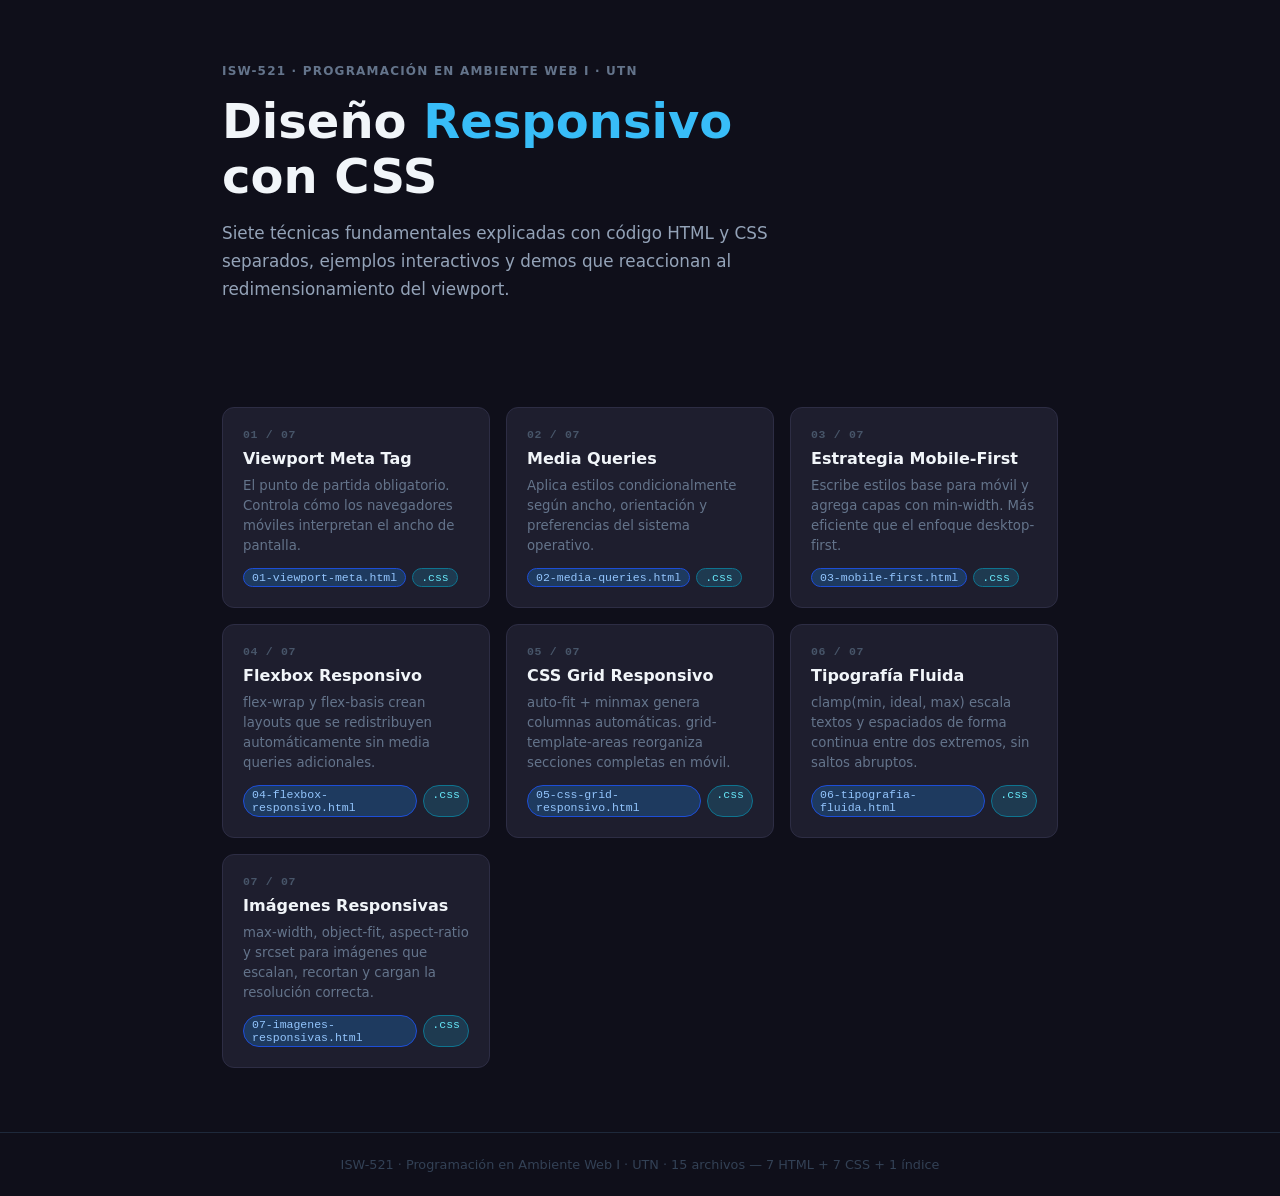
<file: week-3/responsive/index.html>
<!DOCTYPE html>
<html lang="es">
<head>
  <meta charset="UTF-8">
  <meta name="viewport" content="width=device-width, initial-scale=1">
  <title>Diseño Responsivo con CSS — ISW-521</title>
  <style>
    *, *::before, *::after { box-sizing: border-box; margin: 0; padding: 0; }

    body {
      font-family: 'Segoe UI', system-ui, sans-serif;
      background: #0f0f1a;
      color: #e2e8f0;
      min-height: 100vh;
    }

    .hero {
      padding: clamp(2rem, 6vw, 4rem) clamp(1rem, 4vw, 2rem);
      max-width: 900px;
      margin: 0 auto;
    }

    .hero-kicker {
      font-size: 0.75rem;
      font-weight: 600;
      letter-spacing: 0.1em;
      text-transform: uppercase;
      color: #64748b;
      margin-bottom: 1rem;
    }

    .hero h1 {
      font-size: clamp(1.75rem, 4vw, 3rem);
      font-weight: 700;
      line-height: 1.15;
      color: #f1f5f9;
      margin-bottom: 1rem;
    }

    .hero h1 span {
      color: #38bdf8;
    }

    .hero-desc {
      font-size: clamp(0.9rem, 1.5vw, 1.05rem);
      color: #94a3b8;
      line-height: 1.65;
      max-width: 580px;
      margin-bottom: 2.5rem;
    }

    .grid {
      display: grid;
      grid-template-columns: repeat(auto-fit, minmax(260px, 1fr));
      gap: 1rem;
      max-width: 900px;
      margin: 0 auto;
      padding: 0 clamp(1rem, 4vw, 2rem) clamp(2rem, 6vw, 4rem);
    }

    .card {
      background: #1e1e2e;
      border: 1px solid #2d2d44;
      border-radius: 12px;
      padding: 1.25rem;
      text-decoration: none;
      color: inherit;
      display: flex;
      flex-direction: column;
      gap: 0.5rem;
      transition: border-color 0.2s, transform 0.2s;
    }

    .card:hover {
      border-color: #38bdf8;
      transform: translateY(-2px);
    }

    .card-num {
      font-size: 0.72rem;
      font-family: 'Courier New', monospace;
      font-weight: 600;
      color: #475569;
      letter-spacing: 0.06em;
    }

    .card-title {
      font-size: 1rem;
      font-weight: 600;
      color: #f1f5f9;
    }

    .card-desc {
      font-size: 0.83rem;
      color: #64748b;
      line-height: 1.5;
    }

    .card-files {
      display: flex;
      gap: 6px;
      margin-top: 4px;
    }

    .file-pill {
      font-size: 0.72rem;
      font-family: 'Courier New', monospace;
      padding: 2px 8px;
      border-radius: 999px;
      border: 1px solid;
    }

    .pill-html { background: #1e3a5f; color: #93c5fd; border-color: #1d4ed8; }
    .pill-css  { background: #1e3a50; color: #67e8f9; border-color: #0e7490; }

    .footer {
      text-align: center;
      padding: 1.5rem;
      font-size: 0.8rem;
      color: #334155;
      border-top: 1px solid #1e293b;
    }
  </style>
</head>
<body>

  <div class="hero">
    <p class="hero-kicker">ISW-521 · Programación en Ambiente Web I · UTN</p>
    <h1>Diseño <span>Responsivo</span><br>con CSS</h1>
    <p class="hero-desc">
      Siete técnicas fundamentales explicadas con código HTML y CSS separados,
      ejemplos interactivos y demos que reaccionan al redimensionamiento del viewport.
    </p>
  </div>

  <div class="grid">

    <a class="card" href="01-viewport-meta.html">
      <span class="card-num">01 / 07</span>
      <span class="card-title">Viewport Meta Tag</span>
      <span class="card-desc">El punto de partida obligatorio. Controla cómo los navegadores móviles interpretan el ancho de pantalla.</span>
      <div class="card-files">
        <span class="file-pill pill-html">01-viewport-meta.html</span>
        <span class="file-pill pill-css">.css</span>
      </div>
    </a>

    <a class="card" href="02-media-queries.html">
      <span class="card-num">02 / 07</span>
      <span class="card-title">Media Queries</span>
      <span class="card-desc">Aplica estilos condicionalmente según ancho, orientación y preferencias del sistema operativo.</span>
      <div class="card-files">
        <span class="file-pill pill-html">02-media-queries.html</span>
        <span class="file-pill pill-css">.css</span>
      </div>
    </a>

    <a class="card" href="03-mobile-first.html">
      <span class="card-num">03 / 07</span>
      <span class="card-title">Estrategia Mobile-First</span>
      <span class="card-desc">Escribe estilos base para móvil y agrega capas con min-width. Más eficiente que el enfoque desktop-first.</span>
      <div class="card-files">
        <span class="file-pill pill-html">03-mobile-first.html</span>
        <span class="file-pill pill-css">.css</span>
      </div>
    </a>

    <a class="card" href="04-flexbox-responsivo.html">
      <span class="card-num">04 / 07</span>
      <span class="card-title">Flexbox Responsivo</span>
      <span class="card-desc">flex-wrap y flex-basis crean layouts que se redistribuyen automáticamente sin media queries adicionales.</span>
      <div class="card-files">
        <span class="file-pill pill-html">04-flexbox-responsivo.html</span>
        <span class="file-pill pill-css">.css</span>
      </div>
    </a>

    <a class="card" href="05-css-grid-responsivo.html">
      <span class="card-num">05 / 07</span>
      <span class="card-title">CSS Grid Responsivo</span>
      <span class="card-desc">auto-fit + minmax genera columnas automáticas. grid-template-areas reorganiza secciones completas en móvil.</span>
      <div class="card-files">
        <span class="file-pill pill-html">05-css-grid-responsivo.html</span>
        <span class="file-pill pill-css">.css</span>
      </div>
    </a>

    <a class="card" href="06-tipografia-fluida.html">
      <span class="card-num">06 / 07</span>
      <span class="card-title">Tipografía Fluida</span>
      <span class="card-desc">clamp(min, ideal, max) escala textos y espaciados de forma continua entre dos extremos, sin saltos abruptos.</span>
      <div class="card-files">
        <span class="file-pill pill-html">06-tipografia-fluida.html</span>
        <span class="file-pill pill-css">.css</span>
      </div>
    </a>

    <a class="card" href="07-imagenes-responsivas.html">
      <span class="card-num">07 / 07</span>
      <span class="card-title">Imágenes Responsivas</span>
      <span class="card-desc">max-width, object-fit, aspect-ratio y srcset para imágenes que escalan, recortan y cargan la resolución correcta.</span>
      <div class="card-files">
        <span class="file-pill pill-html">07-imagenes-responsivas.html</span>
        <span class="file-pill pill-css">.css</span>
      </div>
    </a>

  </div>

  <footer class="footer">
    <p>ISW-521 · Programación en Ambiente Web I · UTN · 15 archivos — 7 HTML + 7 CSS + 1 índice</p>
  </footer>

</body>
</html>
</file>
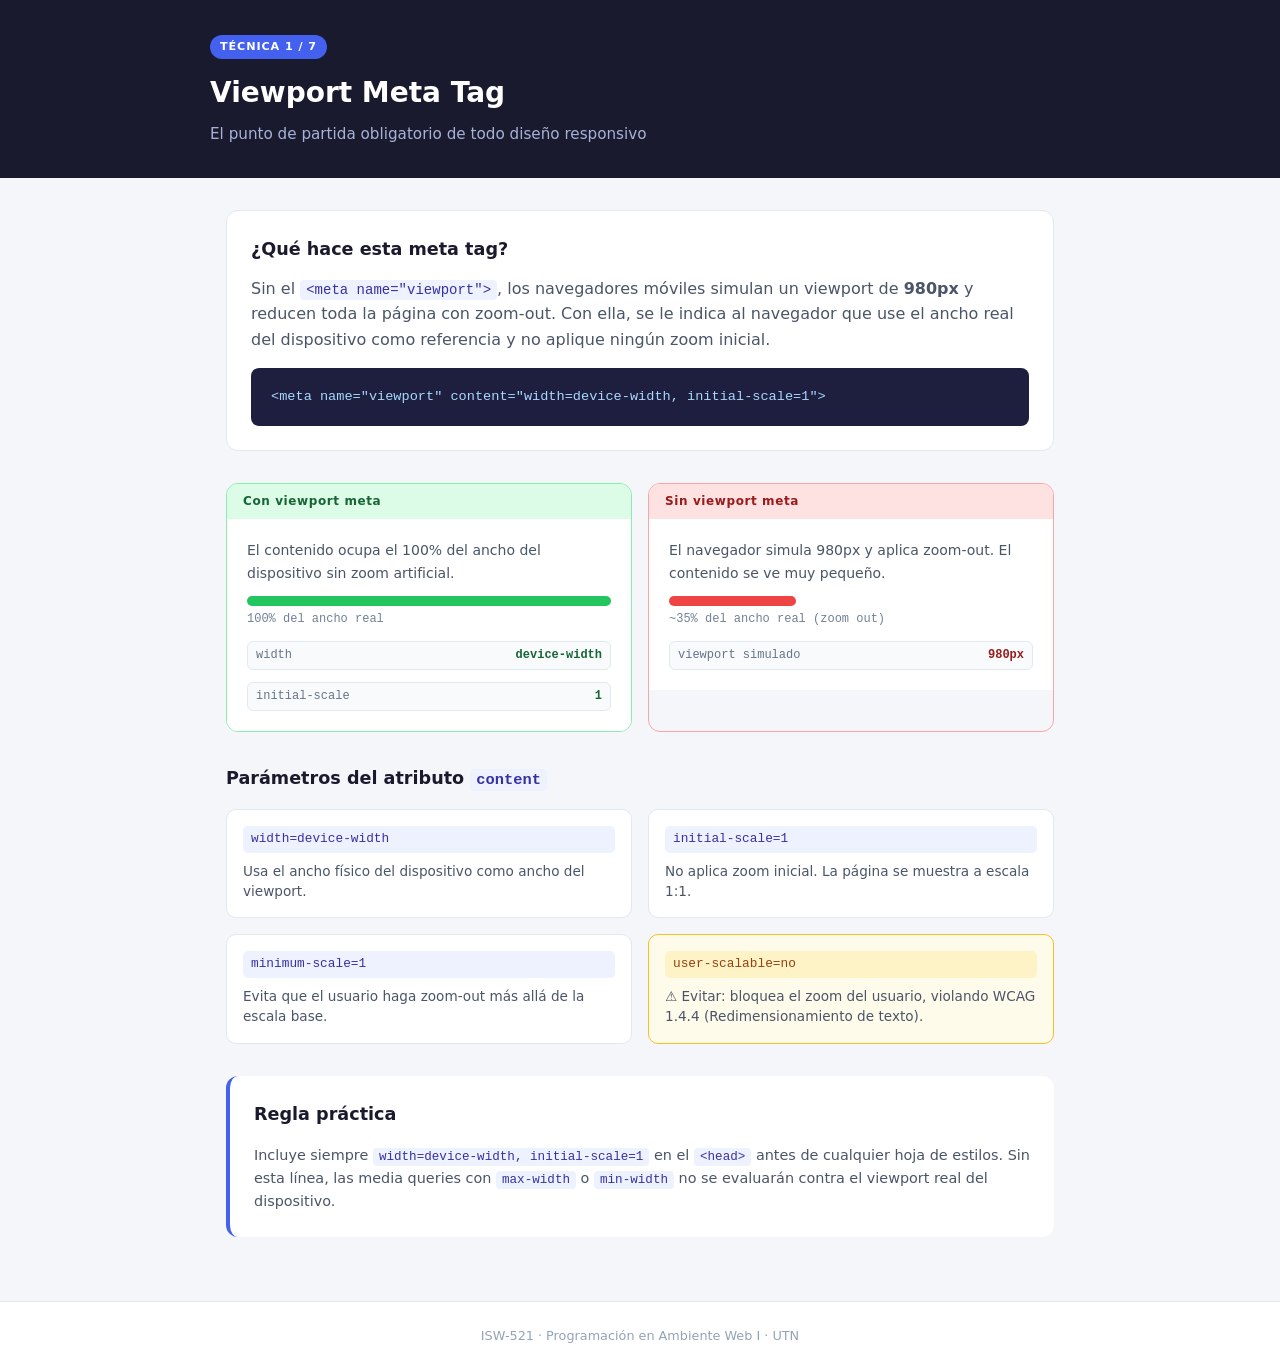
<file: week-3/responsive/01-viewport-meta.html>
<!DOCTYPE html>
<html lang="es">
<head>
  <meta charset="UTF-8">
  <meta name="viewport" content="width=device-width, initial-scale=1">
  <title>Técnica 1 — Viewport Meta Tag</title>
  <link rel="stylesheet" href="01-viewport-meta.css">
</head>
<body>

  <header class="page-header">
    <div class="header-inner">
      <span class="badge">Técnica 1 / 7</span>
      <h1>Viewport Meta Tag</h1>
      <p class="subtitle">El punto de partida obligatorio de todo diseño responsivo</p>
    </div>
  </header>

  <main class="container">

    <section class="concept-card">
      <h2>¿Qué hace esta meta tag?</h2>
      <p>
        Sin el <code>&lt;meta name="viewport"&gt;</code>, los navegadores móviles
        simulan un viewport de <strong>980px</strong> y reducen toda la página con
        zoom-out. Con ella, se le indica al navegador que use el ancho real del
        dispositivo como referencia y no aplique ningún zoom inicial.
      </p>
      <pre class="code-block"><code>&lt;meta name="viewport" content="width=device-width, initial-scale=1"&gt;</code></pre>
    </section>

    <section class="demo-grid">

      <div class="demo-card demo-good">
        <div class="demo-label demo-label--good">Con viewport meta</div>
        <div class="demo-body">
          <p class="demo-desc">El contenido ocupa el 100% del ancho del dispositivo sin zoom artificial.</p>
          <div class="bar-group">
            <div class="bar bar--full"></div>
            <span class="bar-label">100% del ancho real</span>
          </div>
          <div class="viewport-indicator">
            <span class="vi-key">width</span>
            <span class="vi-val">device-width</span>
          </div>
          <div class="viewport-indicator">
            <span class="vi-key">initial-scale</span>
            <span class="vi-val">1</span>
          </div>
        </div>
      </div>

      <div class="demo-card demo-bad">
        <div class="demo-label demo-label--bad">Sin viewport meta</div>
        <div class="demo-body">
          <p class="demo-desc">El navegador simula 980px y aplica zoom-out. El contenido se ve muy pequeño.</p>
          <div class="bar-group">
            <div class="bar bar--partial"></div>
            <span class="bar-label">~35% del ancho real (zoom out)</span>
          </div>
          <div class="viewport-indicator">
            <span class="vi-key">viewport simulado</span>
            <span class="vi-val vi-val--bad">980px</span>
          </div>
        </div>
      </div>

    </section>

    <section class="params-section">
      <h2>Parámetros del atributo <code>content</code></h2>
      <div class="params-grid">
        <div class="param-card">
          <code class="param-name">width=device-width</code>
          <p>Usa el ancho físico del dispositivo como ancho del viewport.</p>
        </div>
        <div class="param-card">
          <code class="param-name">initial-scale=1</code>
          <p>No aplica zoom inicial. La página se muestra a escala 1:1.</p>
        </div>
        <div class="param-card">
          <code class="param-name">minimum-scale=1</code>
          <p>Evita que el usuario haga zoom-out más allá de la escala base.</p>
        </div>
        <div class="param-card param-card--warning">
          <code class="param-name">user-scalable=no</code>
          <p>⚠ Evitar: bloquea el zoom del usuario, violando WCAG 1.4.4 (Redimensionamiento de texto).</p>
        </div>
      </div>
    </section>

    <section class="note-section">
      <h2>Regla práctica</h2>
      <p>
        Incluye siempre <code>width=device-width, initial-scale=1</code> en el
        <code>&lt;head&gt;</code> antes de cualquier hoja de estilos. Sin esta línea,
        las media queries con <code>max-width</code> o <code>min-width</code> no se
        evaluarán contra el viewport real del dispositivo.
      </p>
    </section>

  </main>

  <footer class="page-footer">
    <p>ISW-521 · Programación en Ambiente Web I · UTN</p>
  </footer>

</body>
</html>
</file>
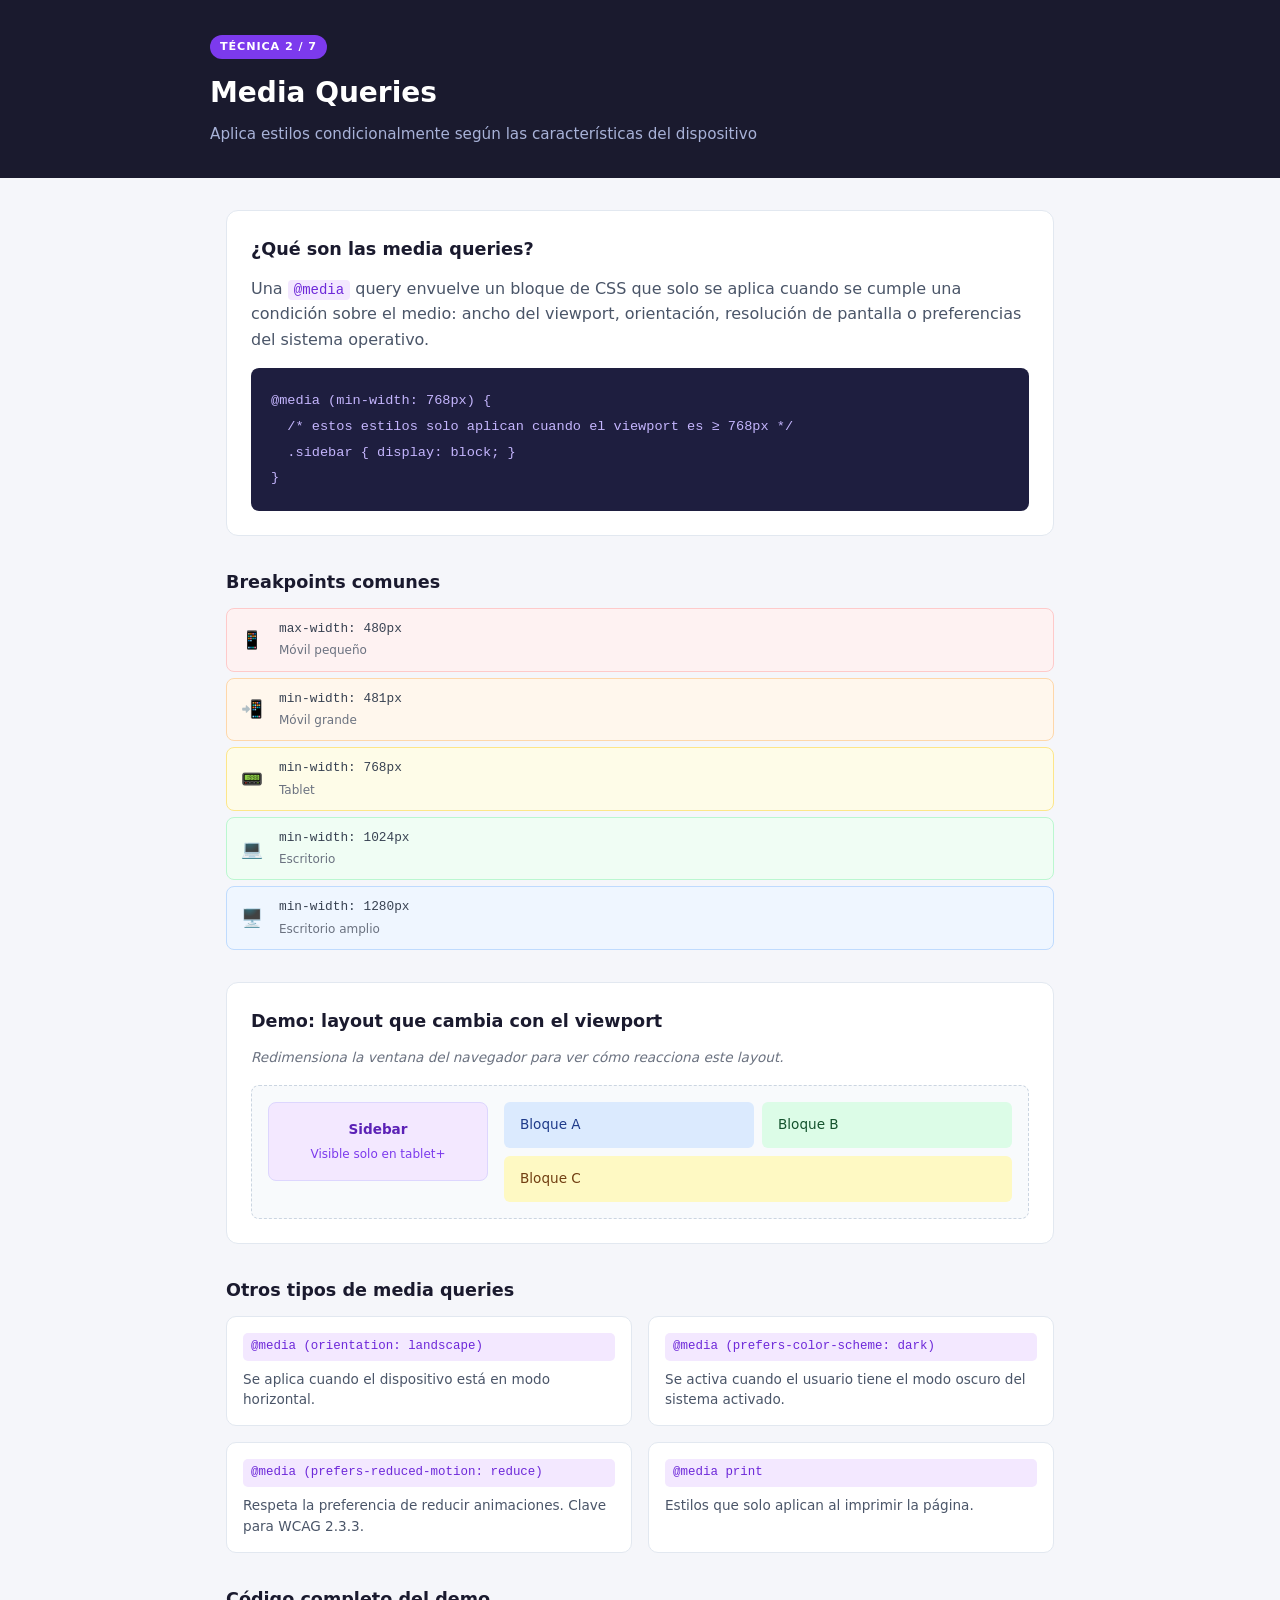
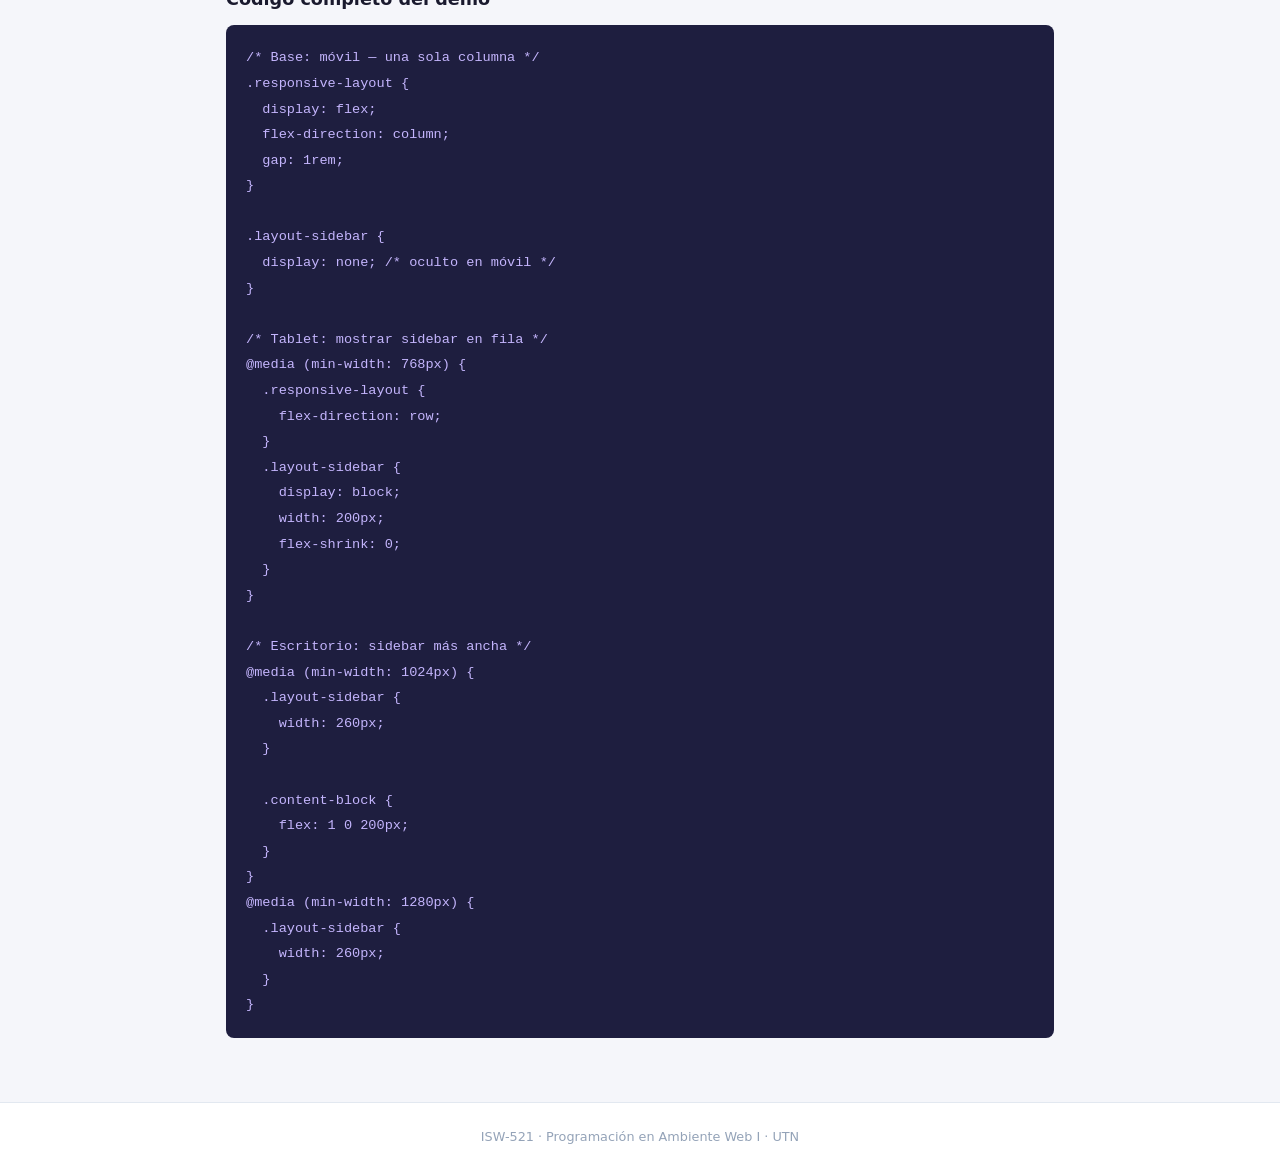
<file: week-3/responsive/02-media-queries.html>
<!DOCTYPE html>
<html lang="es">
<head>
  <meta charset="UTF-8">
  <meta name="viewport" content="width=device-width, initial-scale=1">
  <title>Técnica 2 — Media Queries</title>
  <link rel="stylesheet" href="02-media-queries.css">
</head>
<body>

  <header class="page-header">
    <div class="header-inner">
      <span class="badge">Técnica 2 / 7</span>
      <h1>Media Queries</h1>
      <p class="subtitle">Aplica estilos condicionalmente según las características del dispositivo</p>
    </div>
  </header>

  <main class="container">

    <section class="concept-card">
      <h2>¿Qué son las media queries?</h2>
      <p>
        Una <code>@media</code> query envuelve un bloque de CSS que solo se aplica
        cuando se cumple una condición sobre el medio: ancho del viewport, orientación,
        resolución de pantalla o preferencias del sistema operativo.
      </p>
      <pre class="code-block"><code>@media (min-width: 768px) {
  /* estos estilos solo aplican cuando el viewport es ≥ 768px */
  .sidebar { display: block; }
}</code></pre>
    </section>

    <section class="breakpoints-section">
      <h2>Breakpoints comunes</h2>
      <div class="breakpoints">
        <div class="bp bp-xs">
          <div class="bp-icon">📱</div>
          <div class="bp-info">
            <code class="bp-query">max-width: 480px</code>
            <span class="bp-name">Móvil pequeño</span>
          </div>
        </div>
        <div class="bp bp-sm">
          <div class="bp-icon">📲</div>
          <div class="bp-info">
            <code class="bp-query">min-width: 481px</code>
            <span class="bp-name">Móvil grande</span>
          </div>
        </div>
        <div class="bp bp-md">
          <div class="bp-icon">📟</div>
          <div class="bp-info">
            <code class="bp-query">min-width: 768px</code>
            <span class="bp-name">Tablet</span>
          </div>
        </div>
        <div class="bp bp-lg">
          <div class="bp-icon">💻</div>
          <div class="bp-info">
            <code class="bp-query">min-width: 1024px</code>
            <span class="bp-name">Escritorio</span>
          </div>
        </div>
        <div class="bp bp-xl">
          <div class="bp-icon">🖥️</div>
          <div class="bp-info">
            <code class="bp-query">min-width: 1280px</code>
            <span class="bp-name">Escritorio amplio</span>
          </div>
        </div>
      </div>
    </section>

    <section class="demo-section">
      <h2>Demo: layout que cambia con el viewport</h2>
      <p class="section-hint">Redimensiona la ventana del navegador para ver cómo reacciona este layout.</p>
      <div class="responsive-layout">
        <aside class="layout-sidebar">
          <p>Sidebar</p>
          <p class="sidebar-note">Visible solo en tablet+</p>
        </aside>
        <div class="layout-main">
          <div class="content-block content-block-a">Bloque A</div>
          <div class="content-block content-block-b">Bloque B</div>
          <div class="content-block content-block-c">Bloque C</div>
        </div>
      </div>
    </section>

    <section class="types-section">
      <h2>Otros tipos de media queries</h2>
      <div class="types-grid">
        <div class="type-card">
          <code class="type-query">@media (orientation: landscape)</code>
          <p>Se aplica cuando el dispositivo está en modo horizontal.</p>
        </div>
        <div class="type-card">
          <code class="type-query">@media (prefers-color-scheme: dark)</code>
          <p>Se activa cuando el usuario tiene el modo oscuro del sistema activado.</p>
        </div>
        <div class="type-card">
          <code class="type-query">@media (prefers-reduced-motion: reduce)</code>
          <p>Respeta la preferencia de reducir animaciones. Clave para WCAG 2.3.3.</p>
        </div>
        <div class="type-card">
          <code class="type-query">@media print</code>
          <p>Estilos que solo aplican al imprimir la página.</p>
        </div>
      </div>
    </section>

    <section class="code-section">
      <h2>Código completo del demo</h2>
      <pre class="code-block"><code>/* Base: móvil — una sola columna */
.responsive-layout {
  display: flex;
  flex-direction: column;
  gap: 1rem;
}

.layout-sidebar {
  display: none; /* oculto en móvil */
}

/* Tablet: mostrar sidebar en fila */
@media (min-width: 768px) {
  .responsive-layout {
    flex-direction: row;
  }
  .layout-sidebar {
    display: block;
    width: 200px;
    flex-shrink: 0;
  }
}

/* Escritorio: sidebar más ancha */
@media (min-width: 1024px) {
  .layout-sidebar {
    width: 260px;
  }

  .content-block {
    flex: 1 0 200px;
  }
}
@media (min-width: 1280px) {
  .layout-sidebar {
    width: 260px;
  }
}</code></pre>
    </section>

  </main>

  <footer class="page-footer">
    <p>ISW-521 · Programación en Ambiente Web I · UTN</p>
  </footer>

</body>
</html>
</file>
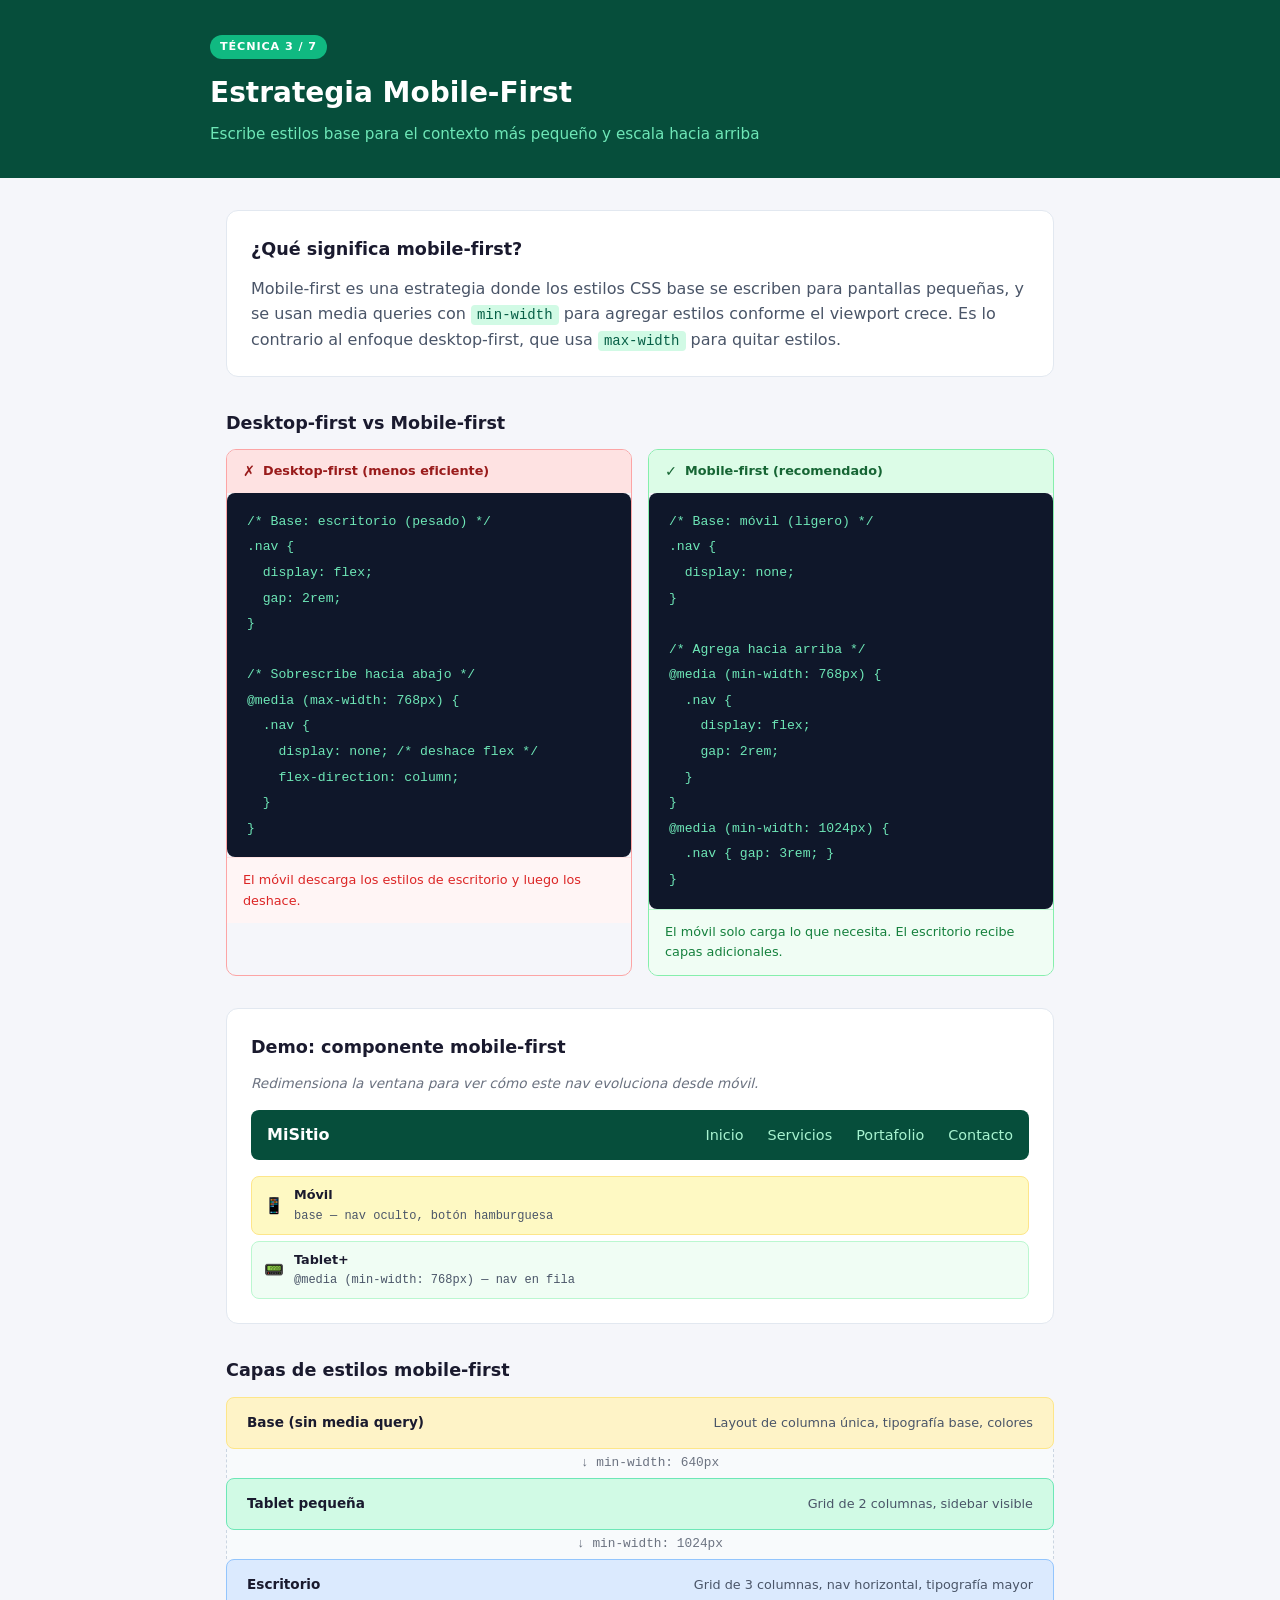
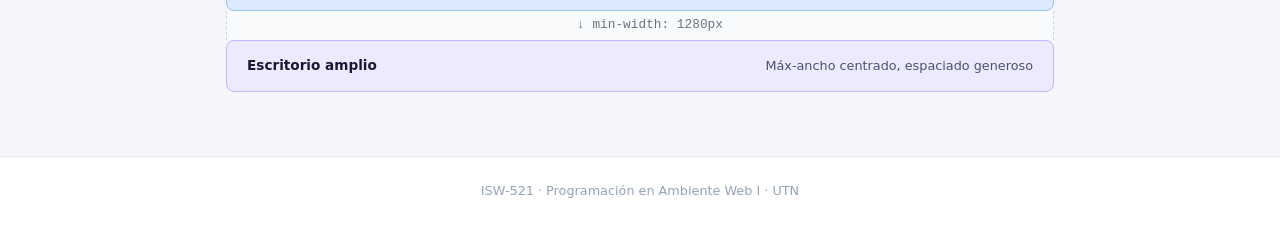
<file: week-3/responsive/03-mobile-first.html>
<!DOCTYPE html>
<html lang="es">
<head>
  <meta charset="UTF-8">
  <meta name="viewport" content="width=device-width, initial-scale=1">
  <title>Técnica 3 — Mobile-First</title>
  <link rel="stylesheet" href="03-mobile-first.css">
</head>
<body>

  <header class="page-header">
    <div class="header-inner">
      <span class="badge">Técnica 3 / 7</span>
      <h1>Estrategia Mobile-First</h1>
      <p class="subtitle">Escribe estilos base para el contexto más pequeño y escala hacia arriba</p>
    </div>
  </header>

  <main class="container">

    <section class="concept-card">
      <h2>¿Qué significa mobile-first?</h2>
      <p>
        Mobile-first es una estrategia donde los estilos CSS base se escriben para
        pantallas pequeñas, y se usan media queries con <code>min-width</code> para
        agregar estilos conforme el viewport crece. Es lo contrario al enfoque
        desktop-first, que usa <code>max-width</code> para quitar estilos.
      </p>
    </section>

    <section class="compare-section">
      <h2>Desktop-first vs Mobile-first</h2>
      <div class="compare-grid">

        <div class="compare-card compare-card--bad">
          <div class="compare-header compare-header--bad">
            <span class="compare-icon">✗</span>
            Desktop-first (menos eficiente)
          </div>
          <pre class="code-block"><code>/* Base: escritorio (pesado) */
.nav {
  display: flex;
  gap: 2rem;
}

/* Sobrescribe hacia abajo */
@media (max-width: 768px) {
  .nav {
    display: none; /* deshace flex */
    flex-direction: column;
  }
}</code></pre>
          <div class="compare-note">
            El móvil descarga los estilos de escritorio y luego los deshace.
          </div>
        </div>

        <div class="compare-card compare-card--good">
          <div class="compare-header compare-header--good">
            <span class="compare-icon">✓</span>
            Mobile-first (recomendado)
          </div>
          <pre class="code-block"><code>/* Base: móvil (ligero) */
.nav {
  display: none;
}

/* Agrega hacia arriba */
@media (min-width: 768px) {
  .nav {
    display: flex;
    gap: 2rem;
  }
}
@media (min-width: 1024px) {
  .nav { gap: 3rem; }
}</code></pre>
          <div class="compare-note compare-note--good">
            El móvil solo carga lo que necesita. El escritorio recibe capas adicionales.
          </div>
        </div>

      </div>
    </section>

    <section class="demo-section">
      <h2>Demo: componente mobile-first</h2>
      <p class="section-hint">Redimensiona la ventana para ver cómo este nav evoluciona desde móvil.</p>

      <nav class="demo-nav">
        <div class="nav-brand">MiSitio</div>
        <button class="nav-toggle" aria-label="Abrir menú">☰</button>
        <ul class="nav-links">
          <li><a href="#">Inicio</a></li>
          <li><a href="#">Servicios</a></li>
          <li><a href="#">Portafolio</a></li>
          <li><a href="#">Contacto</a></li>
        </ul>
      </nav>

      <div class="viewport-indicator">
        <div class="vi-item vi-item--mobile">
          <span class="vi-icon">📱</span>
          <div>
            <strong>Móvil</strong>
            <code>base — nav oculto, botón hamburguesa</code>
          </div>
        </div>
        <div class="vi-item vi-item--tablet">
          <span class="vi-icon">📟</span>
          <div>
            <strong>Tablet+</strong>
            <code>@media (min-width: 768px) — nav en fila</code>
          </div>
        </div>
      </div>
    </section>

    <section class="layers-section">
      <h2>Capas de estilos mobile-first</h2>
      <div class="layers">
        <div class="layer layer-1">
          <span class="layer-label">Base (sin media query)</span>
          <span class="layer-desc">Layout de columna única, tipografía base, colores</span>
        </div>
        <div class="layer-arrow">↓ min-width: 640px</div>
        <div class="layer layer-2">
          <span class="layer-label">Tablet pequeña</span>
          <span class="layer-desc">Grid de 2 columnas, sidebar visible</span>
        </div>
        <div class="layer-arrow">↓ min-width: 1024px</div>
        <div class="layer layer-3">
          <span class="layer-label">Escritorio</span>
          <span class="layer-desc">Grid de 3 columnas, nav horizontal, tipografía mayor</span>
        </div>
        <div class="layer-arrow">↓ min-width: 1280px</div>
        <div class="layer layer-4">
          <span class="layer-label">Escritorio amplio</span>
          <span class="layer-desc">Máx-ancho centrado, espaciado generoso</span>
        </div>
      </div>
    </section>

  </main>

  <footer class="page-footer">
    <p>ISW-521 · Programación en Ambiente Web I · UTN</p>
  </footer>

</body>
</html>
</file>
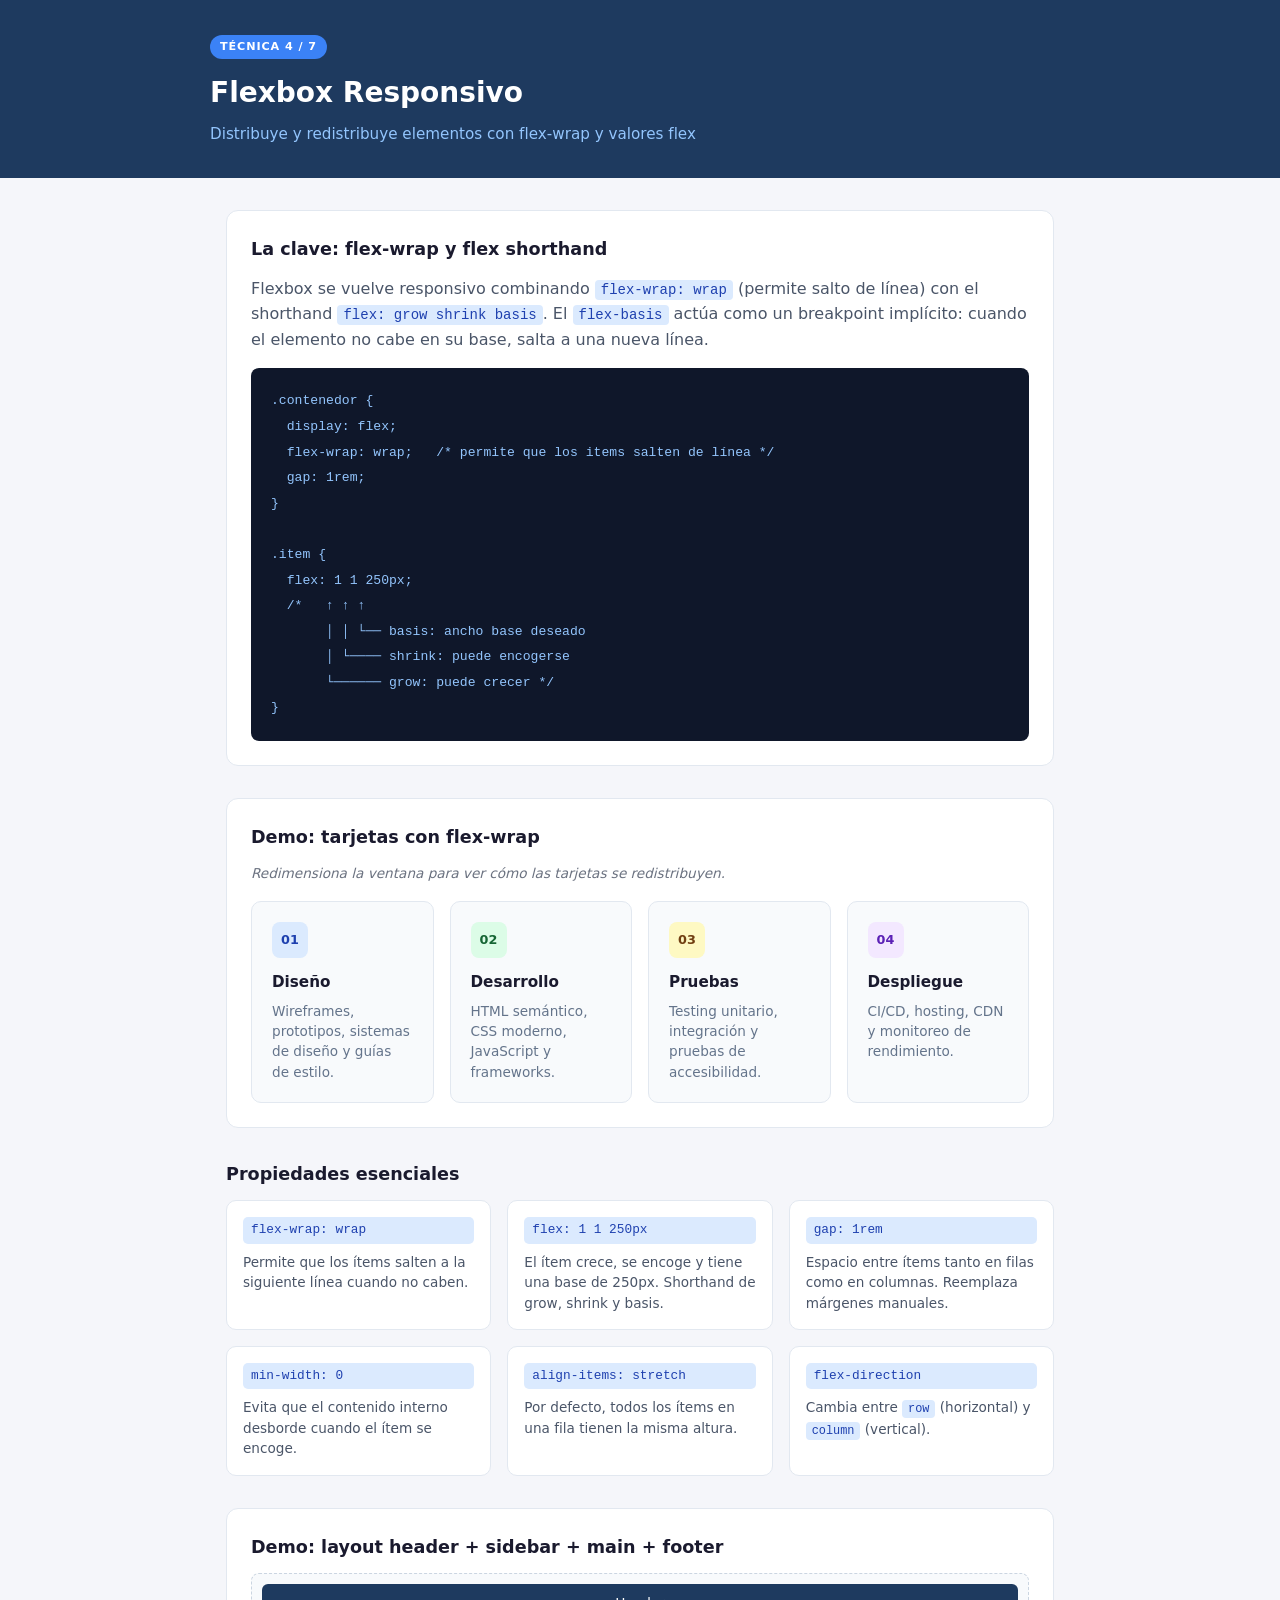
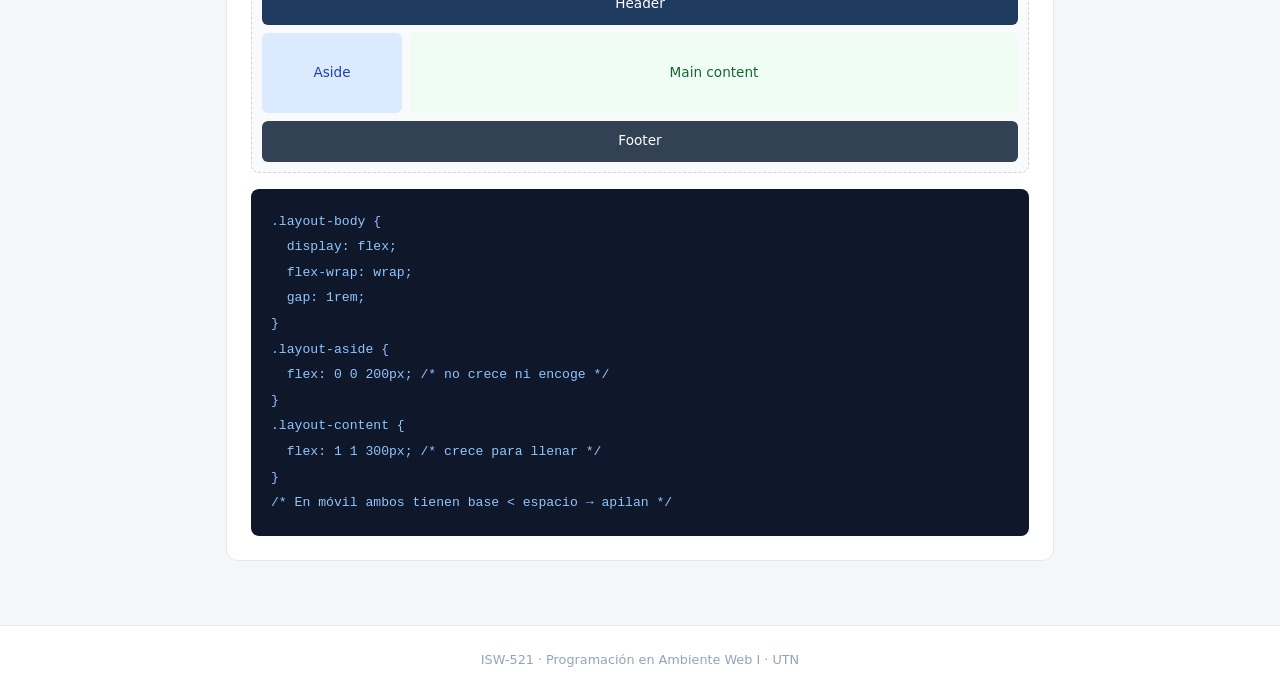
<file: week-3/responsive/04-flexbox-responsivo.html>
<!DOCTYPE html>
<html lang="es">
<head>
  <meta charset="UTF-8">
  <meta name="viewport" content="width=device-width, initial-scale=1">
  <title>Técnica 4 — Flexbox Responsivo</title>
  <link rel="stylesheet" href="04-flexbox-responsivo.css">
</head>
<body>

  <header class="page-header">
    <div class="header-inner">
      <span class="badge">Técnica 4 / 7</span>
      <h1>Flexbox Responsivo</h1>
      <p class="subtitle">Distribuye y redistribuye elementos con flex-wrap y valores flex</p>
    </div>
  </header>

  <main class="container">

    <section class="concept-card">
      <h2>La clave: flex-wrap y flex shorthand</h2>
      <p>
        Flexbox se vuelve responsivo combinando <code>flex-wrap: wrap</code>
        (permite salto de línea) con el shorthand <code>flex: grow shrink basis</code>.
        El <code>flex-basis</code> actúa como un breakpoint implícito: cuando el
        elemento no cabe en su base, salta a una nueva línea.
      </p>
      <pre class="code-block"><code>.contenedor {
  display: flex;
  flex-wrap: wrap;   /* permite que los items salten de línea */
  gap: 1rem;
}

.item {
  flex: 1 1 250px;
  /*   ↑ ↑ ↑
       │ │ └── basis: ancho base deseado
       │ └──── shrink: puede encogerse
       └────── grow: puede crecer */
}</code></pre>
    </section>

    <section class="demo-section">
      <h2>Demo: tarjetas con flex-wrap</h2>
      <p class="section-hint">Redimensiona la ventana para ver cómo las tarjetas se redistribuyen.</p>

      <div class="cards">
        <div class="card">
          <div class="card-icon card-icon--a">01</div>
          <h3>Diseño</h3>
          <p>Wireframes, prototipos, sistemas de diseño y guías de estilo.</p>
        </div>
        <div class="card">
          <div class="card-icon card-icon--b">02</div>
          <h3>Desarrollo</h3>
          <p>HTML semántico, CSS moderno, JavaScript y frameworks.</p>
        </div>
        <div class="card">
          <div class="card-icon card-icon--c">03</div>
          <h3>Pruebas</h3>
          <p>Testing unitario, integración y pruebas de accesibilidad.</p>
        </div>
        <div class="card">
          <div class="card-icon card-icon--d">04</div>
          <h3>Despliegue</h3>
          <p>CI/CD, hosting, CDN y monitoreo de rendimiento.</p>
        </div>
      </div>
    </section>

    <section class="properties-section">
      <h2>Propiedades esenciales</h2>
      <div class="props-grid">
        <div class="prop-card">
          <code class="prop-name">flex-wrap: wrap</code>
          <p>Permite que los ítems salten a la siguiente línea cuando no caben.</p>
        </div>
        <div class="prop-card">
          <code class="prop-name">flex: 1 1 250px</code>
          <p>El ítem crece, se encoge y tiene una base de 250px. Shorthand de grow, shrink y basis.</p>
        </div>
        <div class="prop-card">
          <code class="prop-name">gap: 1rem</code>
          <p>Espacio entre ítems tanto en filas como en columnas. Reemplaza márgenes manuales.</p>
        </div>
        <div class="prop-card">
          <code class="prop-name">min-width: 0</code>
          <p>Evita que el contenido interno desborde cuando el ítem se encoge.</p>
        </div>
        <div class="prop-card">
          <code class="prop-name">align-items: stretch</code>
          <p>Por defecto, todos los ítems en una fila tienen la misma altura.</p>
        </div>
        <div class="prop-card">
          <code class="prop-name">flex-direction</code>
          <p>Cambia entre <code>row</code> (horizontal) y <code>column</code> (vertical).</p>
        </div>
      </div>
    </section>

    <section class="layout-demo-section">
      <h2>Demo: layout header + sidebar + main + footer</h2>
      <div class="page-layout">
        <div class="layout-header">Header</div>
        <div class="layout-body">
          <aside class="layout-aside">Aside</aside>
          <main class="layout-content">Main content</main>
        </div>
        <div class="layout-footer">Footer</div>
      </div>
      <pre class="code-block code-block--spaced"><code>.layout-body {
  display: flex;
  flex-wrap: wrap;
  gap: 1rem;
}
.layout-aside {
  flex: 0 0 200px; /* no crece ni encoge */
}
.layout-content {
  flex: 1 1 300px; /* crece para llenar */
}
/* En móvil ambos tienen base < espacio → apilan */</code></pre>
    </section>

  </main>

  <footer class="page-footer">
    <p>ISW-521 · Programación en Ambiente Web I · UTN</p>
  </footer>

</body>
</html>
</file>
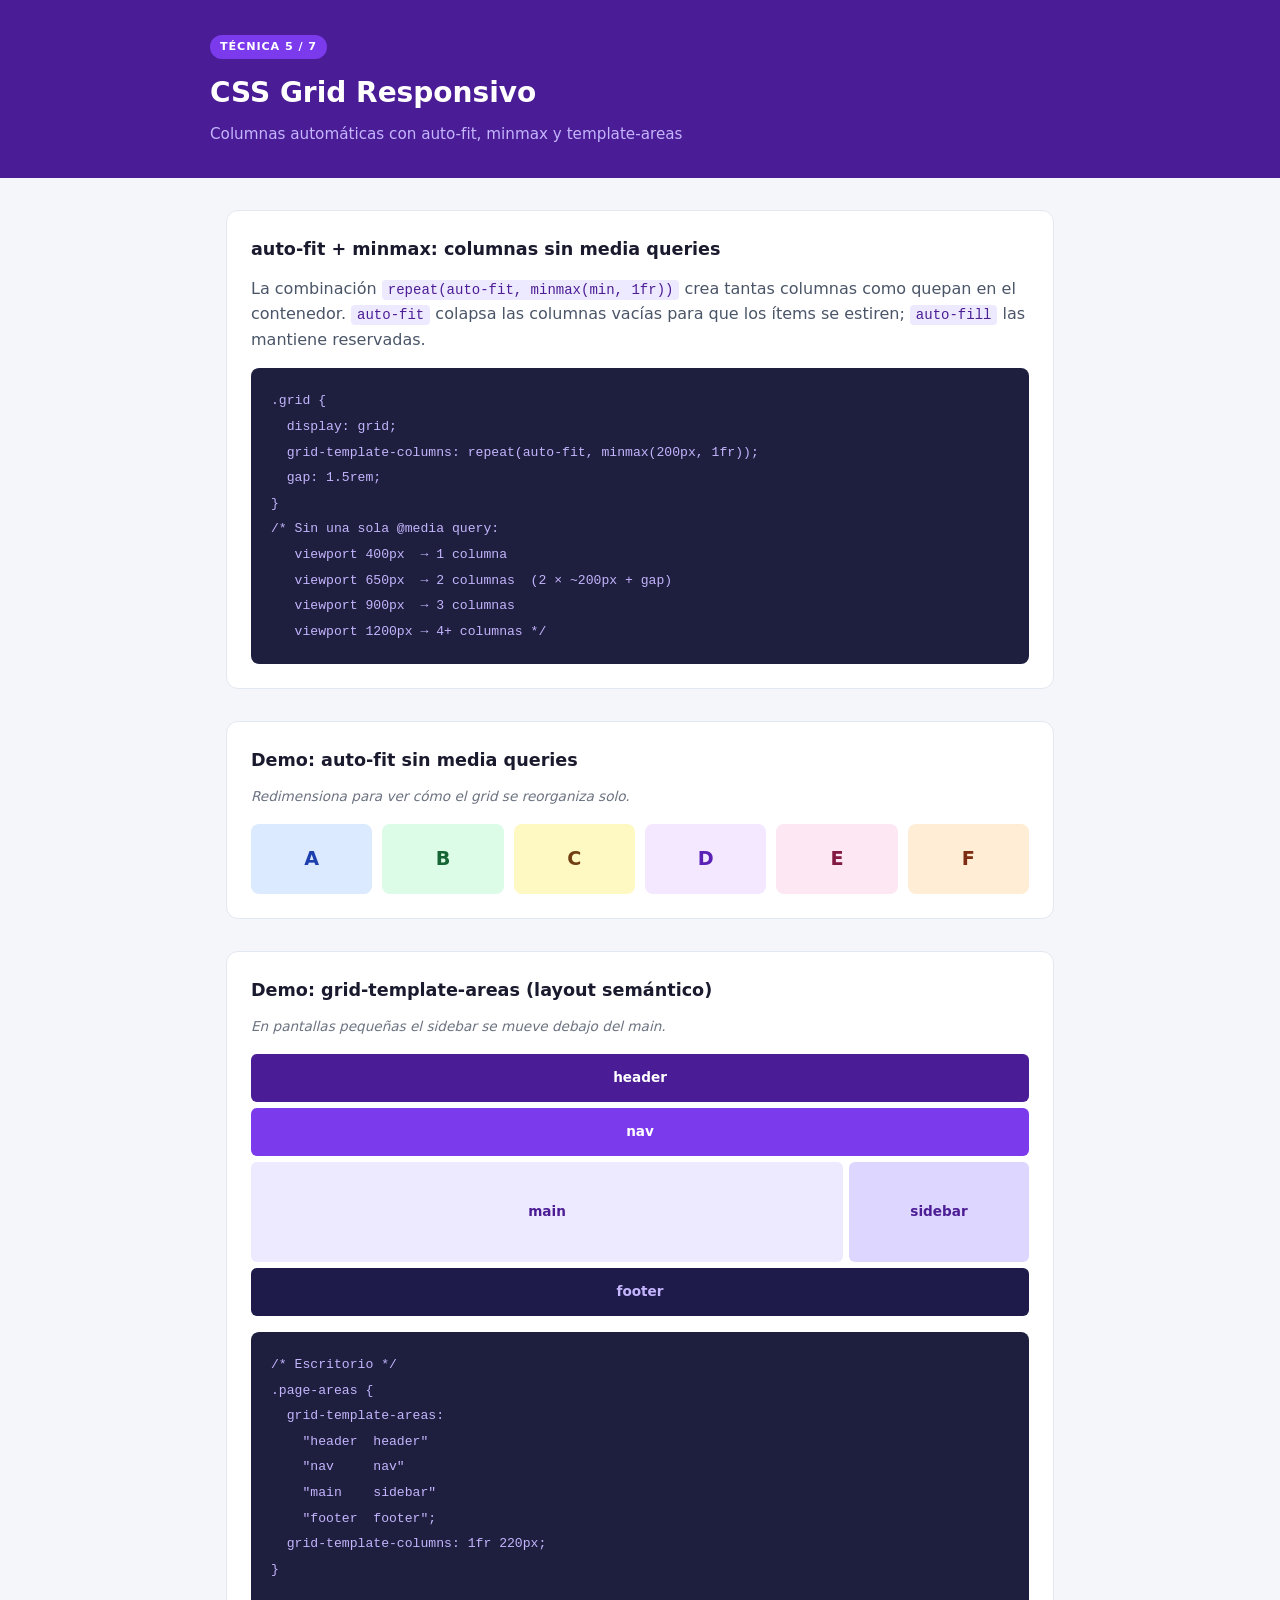
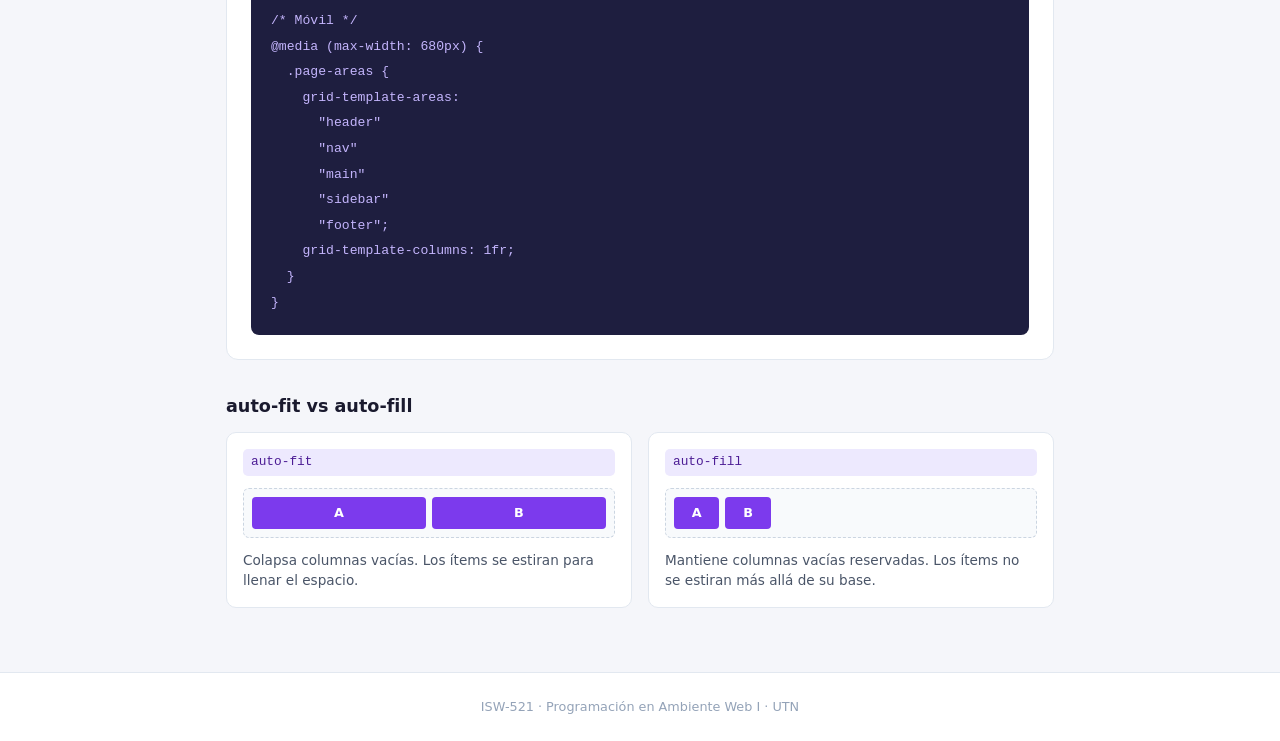
<file: week-3/responsive/05-css-grid-responsivo.html>
<!DOCTYPE html>
<html lang="es">
<head>
  <meta charset="UTF-8">
  <meta name="viewport" content="width=device-width, initial-scale=1">
  <title>Técnica 5 — CSS Grid Responsivo</title>
  <link rel="stylesheet" href="05-css-grid-responsivo.css">
</head>
<body>

  <header class="page-header">
    <div class="header-inner">
      <span class="badge">Técnica 5 / 7</span>
      <h1>CSS Grid Responsivo</h1>
      <p class="subtitle">Columnas automáticas con auto-fit, minmax y template-areas</p>
    </div>
  </header>

  <main class="container">

    <section class="concept-card">
      <h2>auto-fit + minmax: columnas sin media queries</h2>
      <p>
        La combinación <code>repeat(auto-fit, minmax(min, 1fr))</code> crea tantas
        columnas como quepan en el contenedor. <code>auto-fit</code> colapsa las
        columnas vacías para que los ítems se estiren; <code>auto-fill</code> las
        mantiene reservadas.
      </p>
      <pre class="code-block"><code>.grid {
  display: grid;
  grid-template-columns: repeat(auto-fit, minmax(200px, 1fr));
  gap: 1.5rem;
}
/* Sin una sola @media query:
   viewport 400px  → 1 columna
   viewport 650px  → 2 columnas  (2 × ~200px + gap)
   viewport 900px  → 3 columnas
   viewport 1200px → 4+ columnas */</code></pre>
    </section>

    <section class="demo-autofit">
      <h2>Demo: auto-fit sin media queries</h2>
      <p class="section-hint">Redimensiona para ver cómo el grid se reorganiza solo.</p>
      <div class="auto-grid">
        <div class="grid-cell cell-a">A</div>
        <div class="grid-cell cell-b">B</div>
        <div class="grid-cell cell-c">C</div>
        <div class="grid-cell cell-d">D</div>
        <div class="grid-cell cell-e">E</div>
        <div class="grid-cell cell-f">F</div>
      </div>
    </section>

    <section class="demo-areas">
      <h2>Demo: grid-template-areas (layout semántico)</h2>
      <p class="section-hint">En pantallas pequeñas el sidebar se mueve debajo del main.</p>
      <div class="page-areas">
        <header  class="area area-header">header</header>
        <nav     class="area area-nav">nav</nav>
        <main    class="area area-main">main</main>
        <aside   class="area area-sidebar">sidebar</aside>
        <footer  class="area area-footer">footer</footer>
      </div>
      <pre class="code-block code-block--mt"><code>/* Escritorio */
.page-areas {
  grid-template-areas:
    "header  header"
    "nav     nav"
    "main    sidebar"
    "footer  footer";
  grid-template-columns: 1fr 220px;
}

/* Móvil */
@media (max-width: 680px) {
  .page-areas {
    grid-template-areas:
      "header"
      "nav"
      "main"
      "sidebar"
      "footer";
    grid-template-columns: 1fr;
  }
}</code></pre>
    </section>

    <section class="diff-section">
      <h2>auto-fit vs auto-fill</h2>
      <div class="diff-grid">
        <div class="diff-card">
          <code class="diff-name">auto-fit</code>
          <div class="diff-visual diff-visual--fit">
            <div class="dv-cell">A</div>
            <div class="dv-cell">B</div>
          </div>
          <p>Colapsa columnas vacías. Los ítems se estiran para llenar el espacio.</p>
        </div>
        <div class="diff-card">
          <code class="diff-name">auto-fill</code>
          <div class="diff-visual diff-visual--fill">
            <div class="dv-cell">A</div>
            <div class="dv-cell">B</div>
          </div>
          <p>Mantiene columnas vacías reservadas. Los ítems no se estiran más allá de su base.</p>
        </div>
      </div>
    </section>

  </main>

  <footer class="page-footer">
    <p>ISW-521 · Programación en Ambiente Web I · UTN</p>
  </footer>

</body>
</html>
</file>
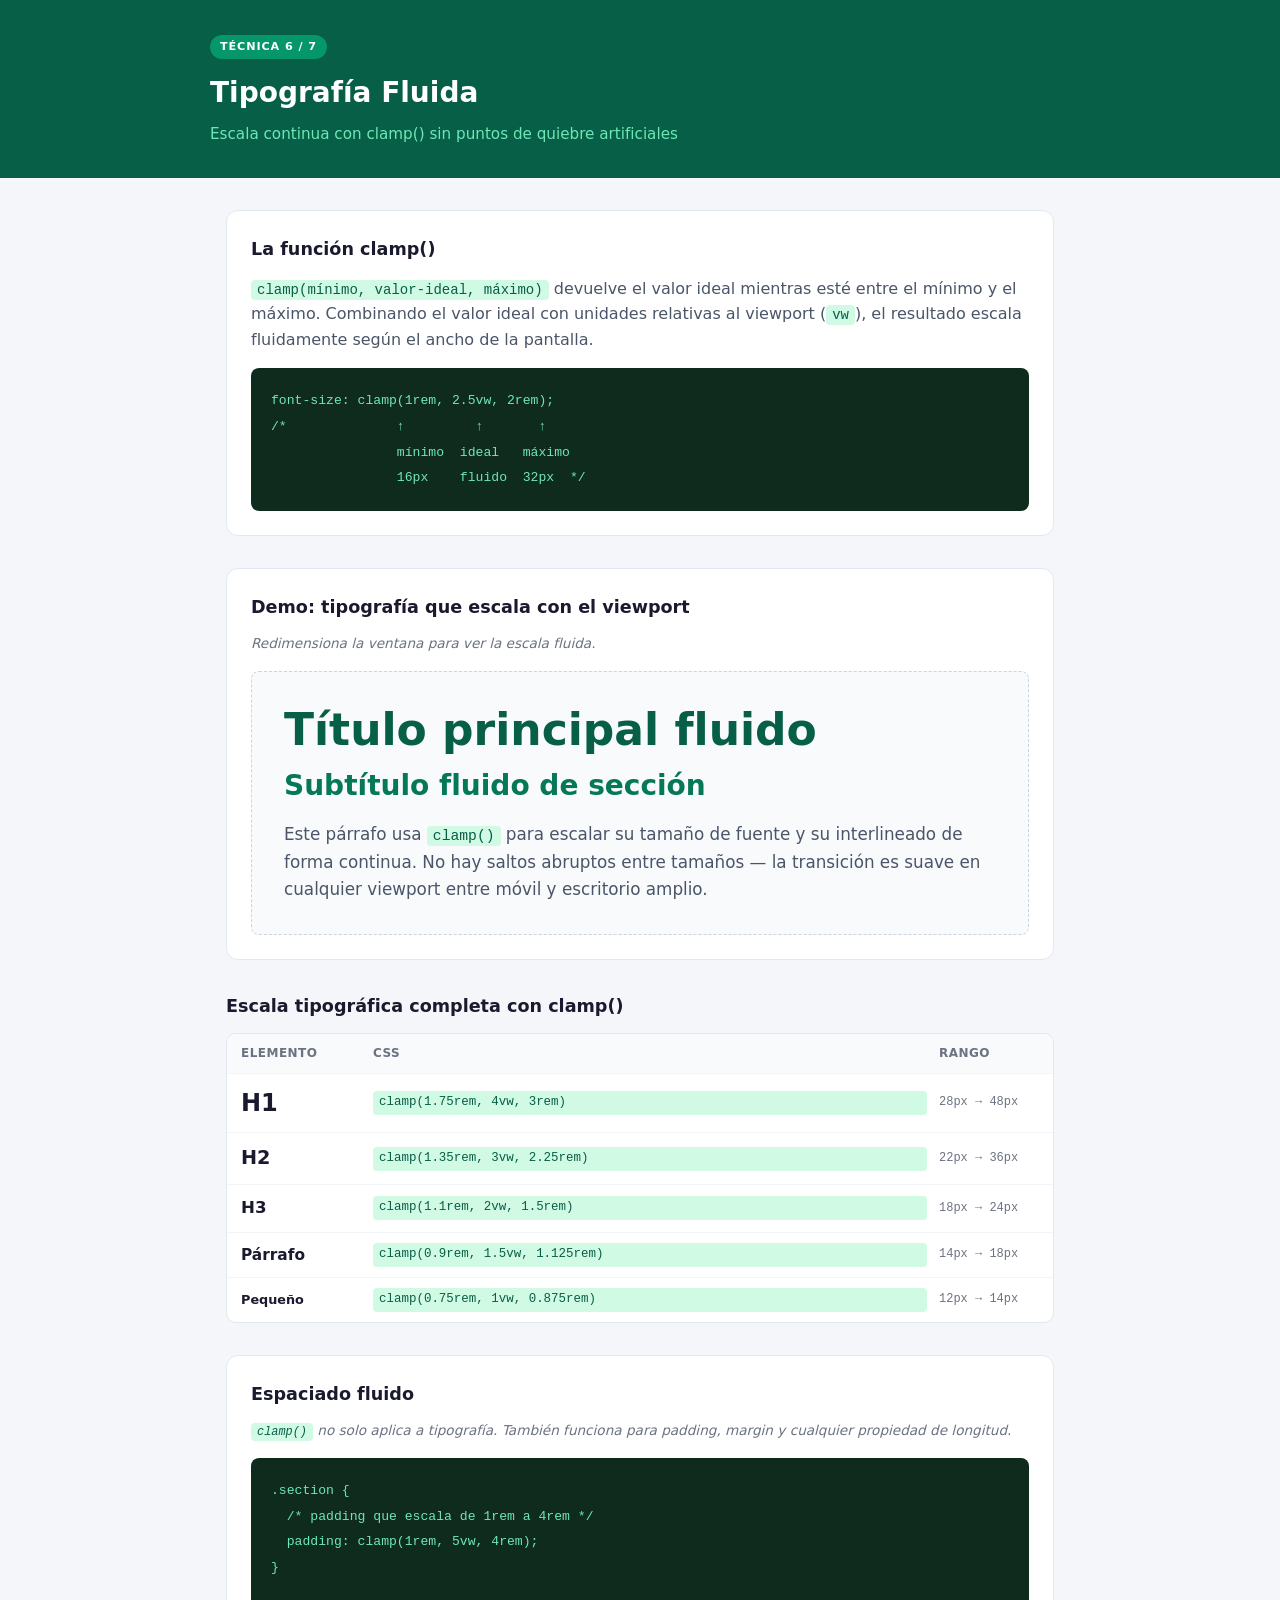
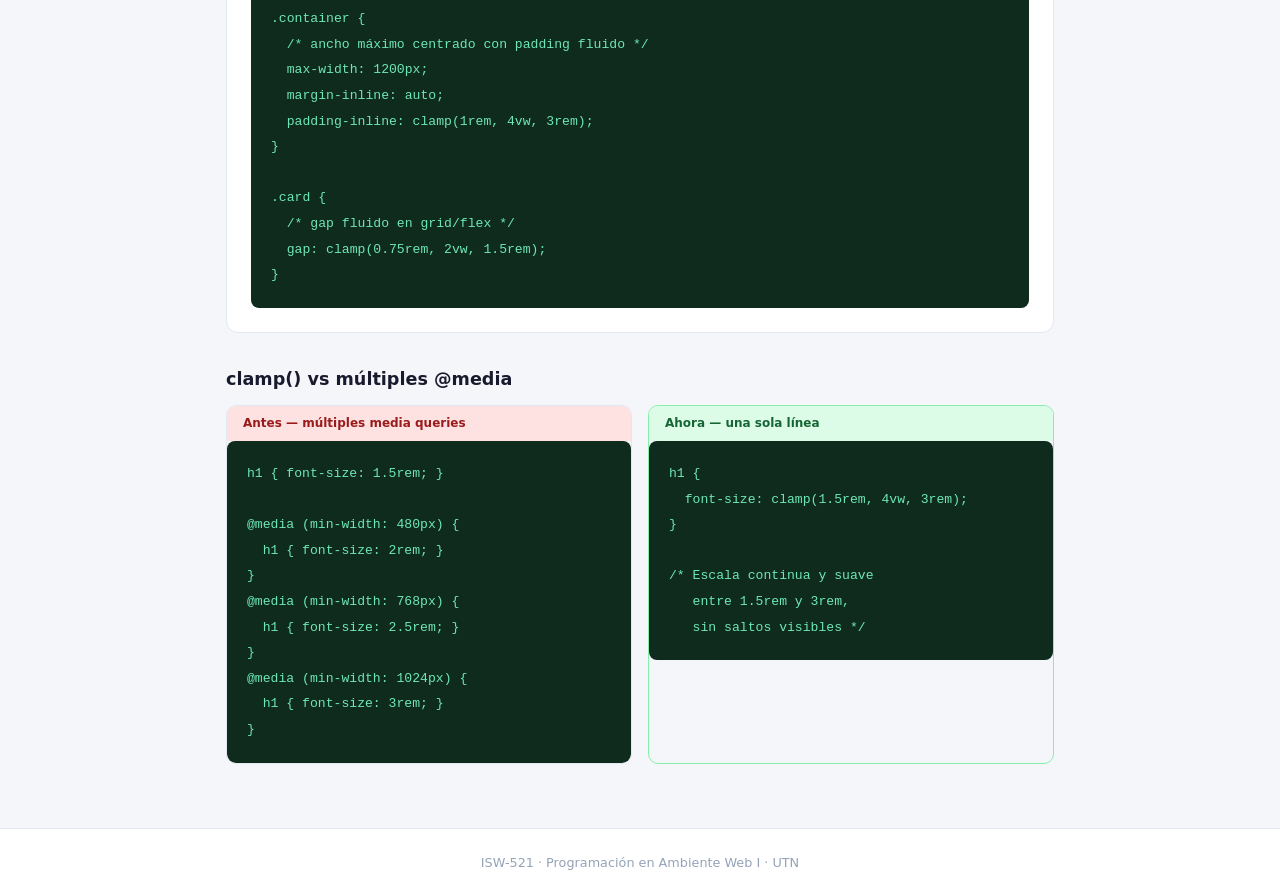
<file: week-3/responsive/06-tipografia-fluida.html>
<!DOCTYPE html>
<html lang="es">
<head>
  <meta charset="UTF-8">
  <meta name="viewport" content="width=device-width, initial-scale=1">
  <title>Técnica 6 — Tipografía Fluida</title>
  <link rel="stylesheet" href="06-tipografia-fluida.css">
</head>
<body>

  <header class="page-header">
    <div class="header-inner">
      <span class="badge">Técnica 6 / 7</span>
      <h1>Tipografía Fluida</h1>
      <p class="subtitle">Escala continua con clamp() sin puntos de quiebre artificiales</p>
    </div>
  </header>

  <main class="container">

    <section class="concept-card">
      <h2>La función clamp()</h2>
      <p>
        <code>clamp(mínimo, valor-ideal, máximo)</code> devuelve el valor ideal
        mientras esté entre el mínimo y el máximo. Combinando el valor ideal con
        unidades relativas al viewport (<code>vw</code>), el resultado escala
        fluidamente según el ancho de la pantalla.
      </p>
      <pre class="code-block"><code>font-size: clamp(1rem, 2.5vw, 2rem);
/*              ↑         ↑       ↑
                mínimo  ideal   máximo
                16px    fluido  32px  */</code></pre>
    </section>

    <section class="demo-section">
      <h2>Demo: tipografía que escala con el viewport</h2>
      <p class="section-hint">Redimensiona la ventana para ver la escala fluida.</p>

      <article class="article-demo">
        <h1 class="fluid-h1">Título principal fluido</h1>
        <h2 class="fluid-h2">Subtítulo fluido de sección</h2>
        <p class="fluid-body">
          Este párrafo usa <code>clamp()</code> para escalar su tamaño de fuente
          y su interlineado de forma continua. No hay saltos abruptos entre
          tamaños — la transición es suave en cualquier viewport entre móvil y
          escritorio amplio.
        </p>
      </article>
    </section>

    <section class="scale-section">
      <h2>Escala tipográfica completa con clamp()</h2>
      <div class="scale-table">
        <div class="scale-row scale-row--header">
          <span>Elemento</span>
          <span>CSS</span>
          <span>Rango</span>
        </div>
        <div class="scale-row">
          <span class="scale-sample scale-h1">H1</span>
          <code>clamp(1.75rem, 4vw, 3rem)</code>
          <span class="scale-range">28px → 48px</span>
        </div>
        <div class="scale-row">
          <span class="scale-sample scale-h2">H2</span>
          <code>clamp(1.35rem, 3vw, 2.25rem)</code>
          <span class="scale-range">22px → 36px</span>
        </div>
        <div class="scale-row">
          <span class="scale-sample scale-h3">H3</span>
          <code>clamp(1.1rem, 2vw, 1.5rem)</code>
          <span class="scale-range">18px → 24px</span>
        </div>
        <div class="scale-row">
          <span class="scale-sample scale-p">Párrafo</span>
          <code>clamp(0.9rem, 1.5vw, 1.125rem)</code>
          <span class="scale-range">14px → 18px</span>
        </div>
        <div class="scale-row">
          <span class="scale-sample scale-small">Pequeño</span>
          <code>clamp(0.75rem, 1vw, 0.875rem)</code>
          <span class="scale-range">12px → 14px</span>
        </div>
      </div>
    </section>

    <section class="spacing-section">
      <h2>Espaciado fluido</h2>
      <p class="section-desc">
        <code>clamp()</code> no solo aplica a tipografía. También funciona para
        padding, margin y cualquier propiedad de longitud.
      </p>
      <pre class="code-block"><code>.section {
  /* padding que escala de 1rem a 4rem */
  padding: clamp(1rem, 5vw, 4rem);
}

.container {
  /* ancho máximo centrado con padding fluido */
  max-width: 1200px;
  margin-inline: auto;
  padding-inline: clamp(1rem, 4vw, 3rem);
}

.card {
  /* gap fluido en grid/flex */
  gap: clamp(0.75rem, 2vw, 1.5rem);
}</code></pre>
    </section>

    <section class="comparison-section">
      <h2>clamp() vs múltiples @media</h2>
      <div class="comparison-grid">
        <div class="comp-card comp-card--old">
          <div class="comp-label comp-label--old">Antes — múltiples media queries</div>
          <pre class="code-block"><code>h1 { font-size: 1.5rem; }

@media (min-width: 480px) {
  h1 { font-size: 2rem; }
}
@media (min-width: 768px) {
  h1 { font-size: 2.5rem; }
}
@media (min-width: 1024px) {
  h1 { font-size: 3rem; }
}</code></pre>
        </div>
        <div class="comp-card comp-card--new">
          <div class="comp-label comp-label--new">Ahora — una sola línea</div>
          <pre class="code-block"><code>h1 {
  font-size: clamp(1.5rem, 4vw, 3rem);
}

/* Escala continua y suave
   entre 1.5rem y 3rem,
   sin saltos visibles */</code></pre>
        </div>
      </div>
    </section>

  </main>

  <footer class="page-footer">
    <p>ISW-521 · Programación en Ambiente Web I · UTN</p>
  </footer>

</body>
</html>
</file>
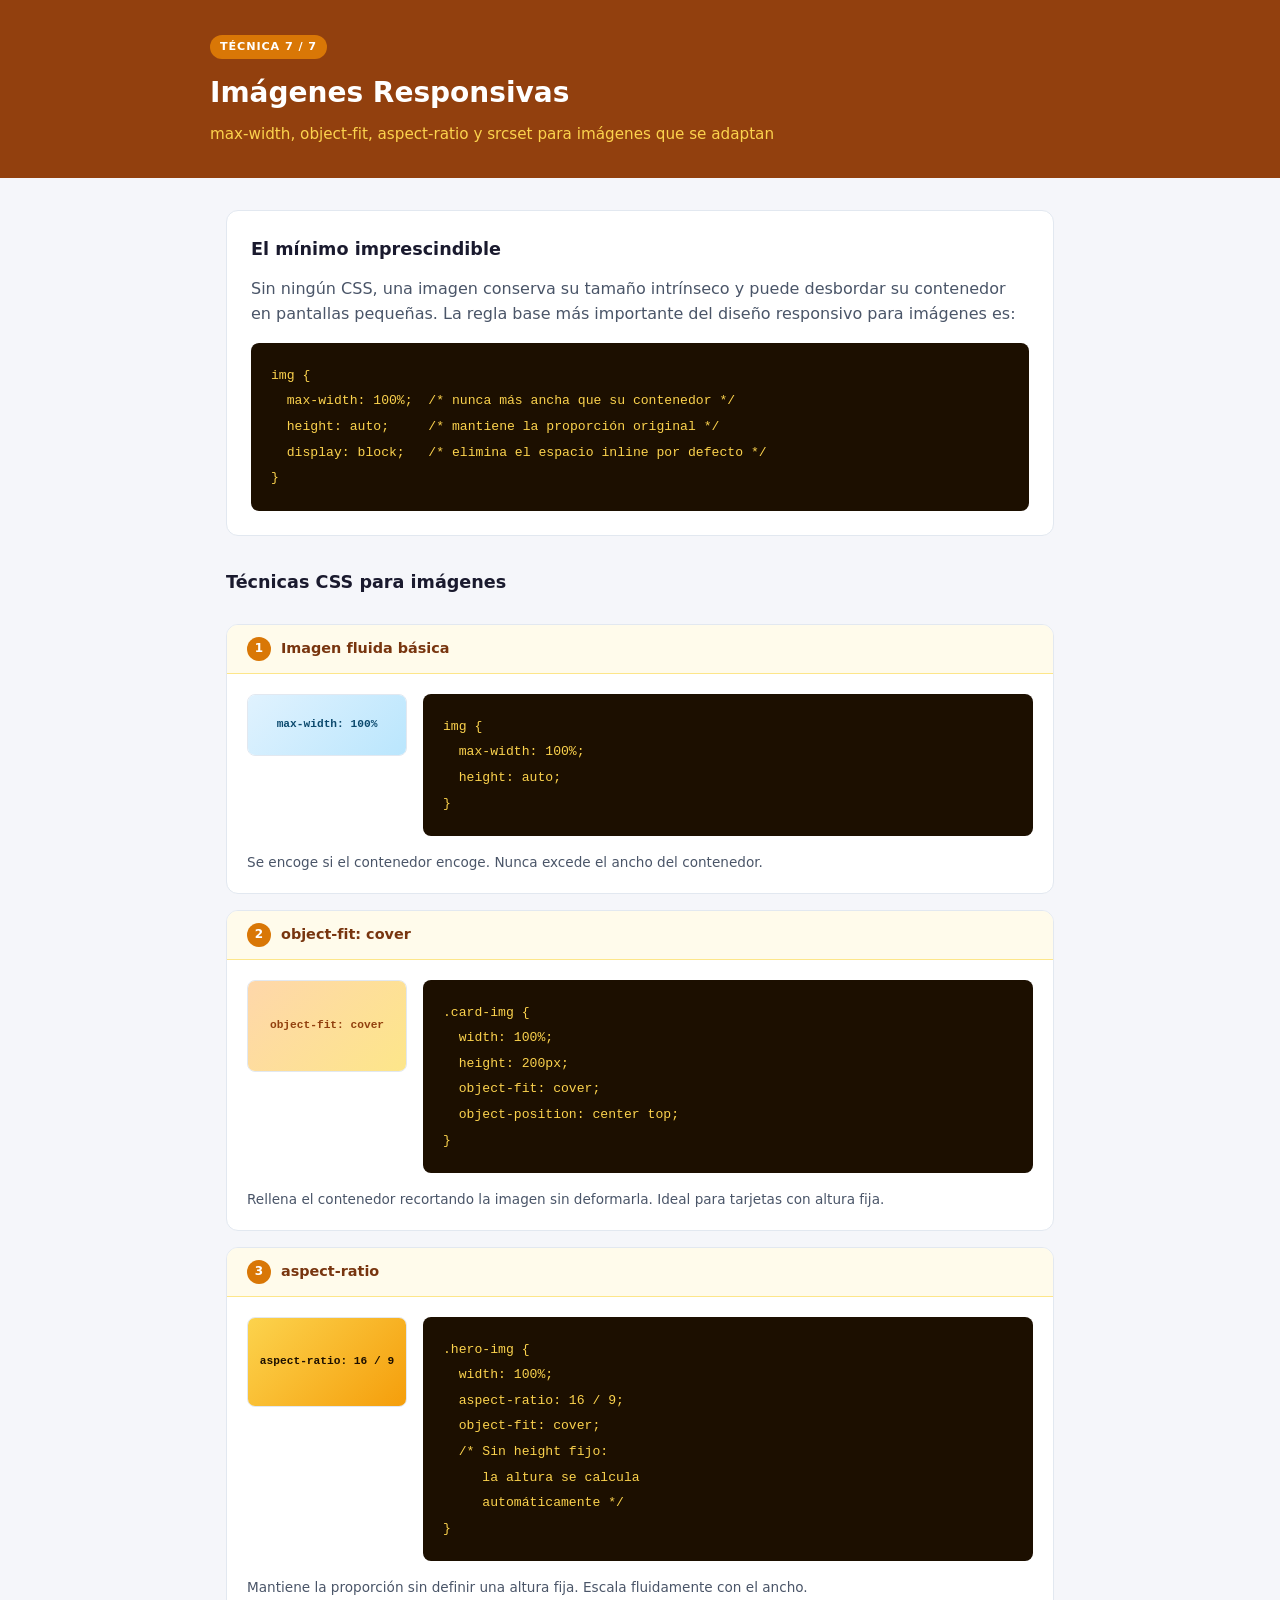
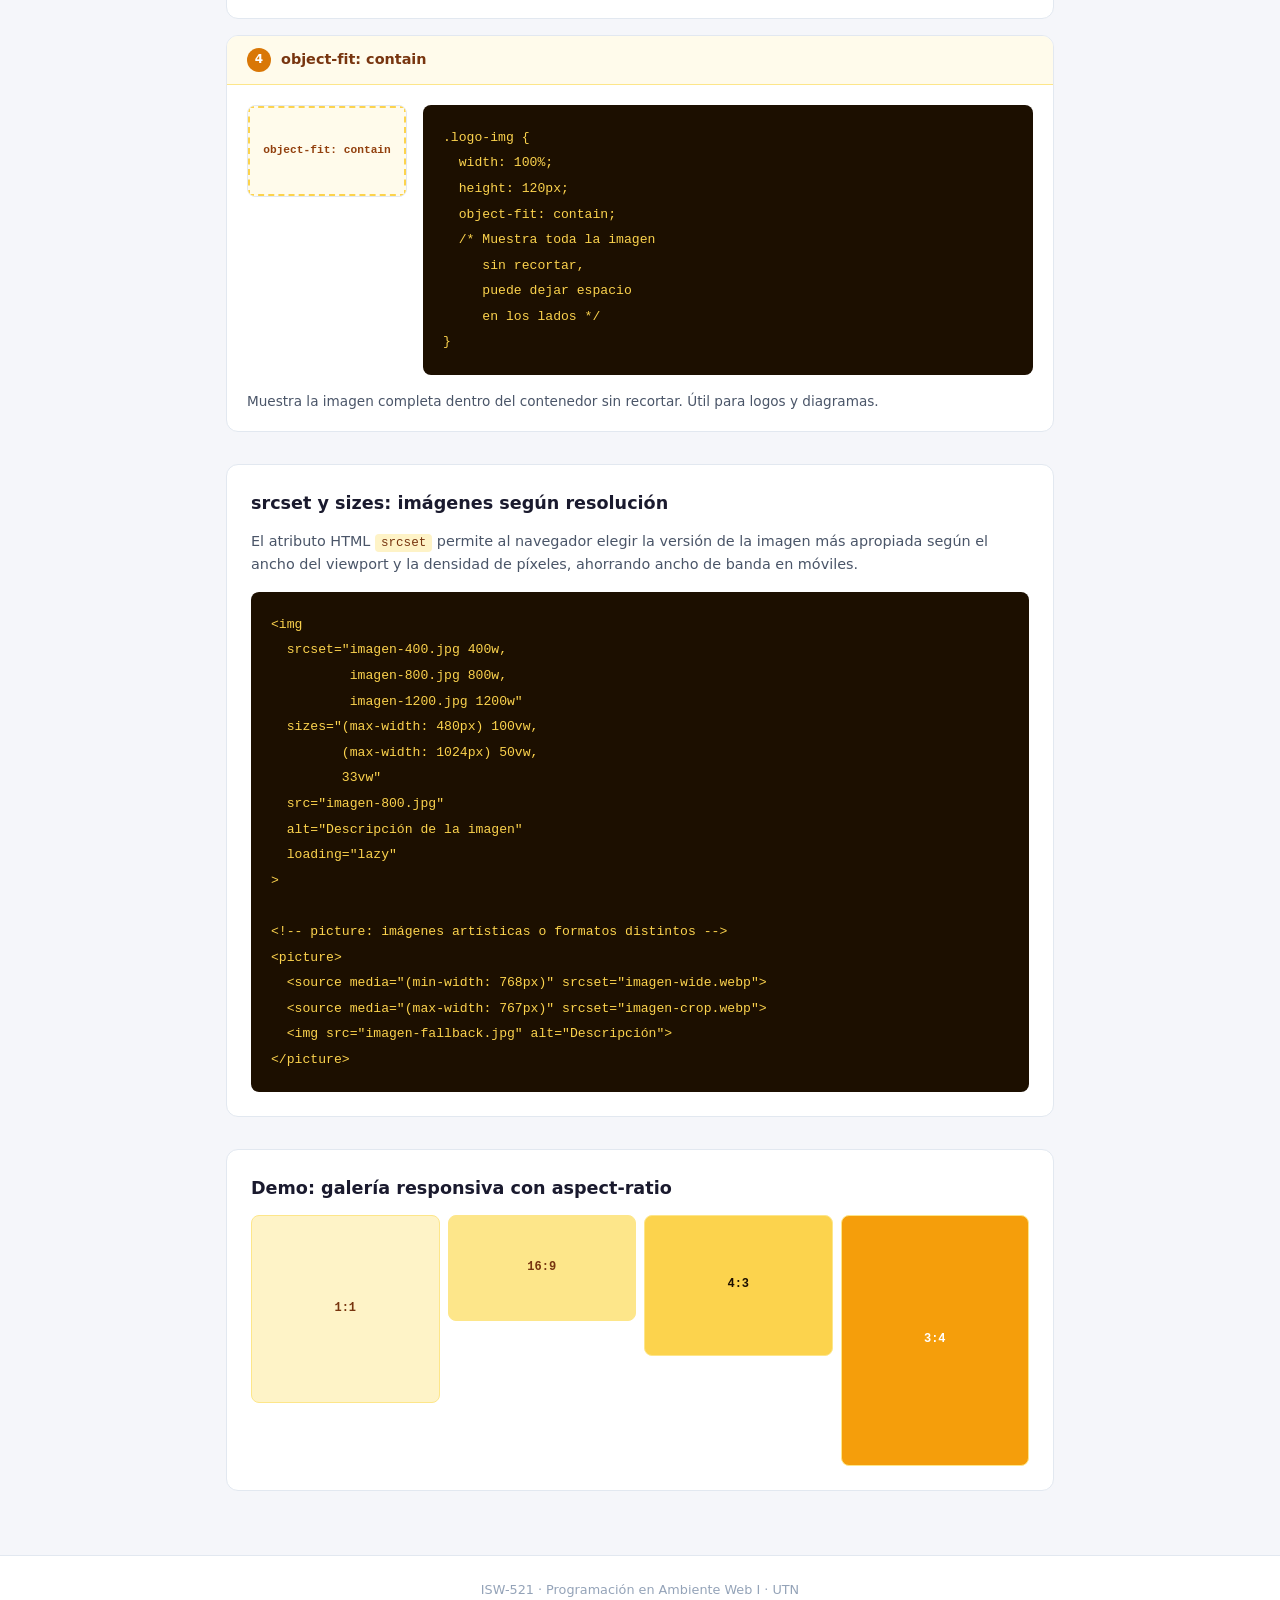
<file: week-3/responsive/07-imagenes-responsivas.html>
<!DOCTYPE html>
<html lang="es">
<head>
  <meta charset="UTF-8">
  <meta name="viewport" content="width=device-width, initial-scale=1">
  <title>Técnica 7 — Imágenes Responsivas</title>
  <link rel="stylesheet" href="07-imagenes-responsivas.css">
</head>
<body>

  <header class="page-header">
    <div class="header-inner">
      <span class="badge">Técnica 7 / 7</span>
      <h1>Imágenes Responsivas</h1>
      <p class="subtitle">max-width, object-fit, aspect-ratio y srcset para imágenes que se adaptan</p>
    </div>
  </header>

  <main class="container">

    <section class="concept-card">
      <h2>El mínimo imprescindible</h2>
      <p>
        Sin ningún CSS, una imagen conserva su tamaño intrínseco y puede desbordar
        su contenedor en pantallas pequeñas. La regla base más importante del diseño
        responsivo para imágenes es:
      </p>
      <pre class="code-block"><code>img {
  max-width: 100%;  /* nunca más ancha que su contenedor */
  height: auto;     /* mantiene la proporción original */
  display: block;   /* elimina el espacio inline por defecto */
}</code></pre>
    </section>

    <section class="techniques-section">
      <h2>Técnicas CSS para imágenes</h2>

      <div class="technique">
        <div class="technique-header">
          <span class="tech-num">1</span>
          <span class="tech-name">Imagen fluida básica</span>
        </div>
        <div class="technique-body">
          <div class="img-demo img-demo--fluid">
            <div class="img-placeholder">max-width: 100%</div>
          </div>
          <pre class="code-block"><code>img {
  max-width: 100%;
  height: auto;
}</code></pre>
          <p class="tech-desc">Se encoge si el contenedor encoge. Nunca excede el ancho del contenedor.</p>
        </div>
      </div>

      <div class="technique">
        <div class="technique-header">
          <span class="tech-num">2</span>
          <span class="tech-name">object-fit: cover</span>
        </div>
        <div class="technique-body">
          <div class="img-demo">
            <div class="img-placeholder img-cover">object-fit: cover</div>
          </div>
          <pre class="code-block"><code>.card-img {
  width: 100%;
  height: 200px;
  object-fit: cover;
  object-position: center top;
}</code></pre>
          <p class="tech-desc">Rellena el contenedor recortando la imagen sin deformarla. Ideal para tarjetas con altura fija.</p>
        </div>
      </div>

      <div class="technique">
        <div class="technique-header">
          <span class="tech-num">3</span>
          <span class="tech-name">aspect-ratio</span>
        </div>
        <div class="technique-body">
          <div class="img-demo">
            <div class="img-placeholder img-ratio">aspect-ratio: 16 / 9</div>
          </div>
          <pre class="code-block"><code>.hero-img {
  width: 100%;
  aspect-ratio: 16 / 9;
  object-fit: cover;
  /* Sin height fijo:
     la altura se calcula
     automáticamente */
}</code></pre>
          <p class="tech-desc">Mantiene la proporción sin definir una altura fija. Escala fluidamente con el ancho.</p>
        </div>
      </div>

      <div class="technique">
        <div class="technique-header">
          <span class="tech-num">4</span>
          <span class="tech-name">object-fit: contain</span>
        </div>
        <div class="technique-body">
          <div class="img-demo">
            <div class="img-placeholder img-contain">object-fit: contain</div>
          </div>
          <pre class="code-block"><code>.logo-img {
  width: 100%;
  height: 120px;
  object-fit: contain;
  /* Muestra toda la imagen
     sin recortar,
     puede dejar espacio
     en los lados */
}</code></pre>
          <p class="tech-desc">Muestra la imagen completa dentro del contenedor sin recortar. Útil para logos y diagramas.</p>
        </div>
      </div>

    </section>

    <section class="srcset-section">
      <h2>srcset y sizes: imágenes según resolución</h2>
      <p class="section-desc">
        El atributo HTML <code>srcset</code> permite al navegador elegir la versión
        de la imagen más apropiada según el ancho del viewport y la densidad de
        píxeles, ahorrando ancho de banda en móviles.
      </p>
      <pre class="code-block"><code>&lt;img
  srcset="imagen-400.jpg 400w,
          imagen-800.jpg 800w,
          imagen-1200.jpg 1200w"
  sizes="(max-width: 480px) 100vw,
         (max-width: 1024px) 50vw,
         33vw"
  src="imagen-800.jpg"
  alt="Descripción de la imagen"
  loading="lazy"
&gt;

&lt;!-- picture: imágenes artísticas o formatos distintos --&gt;
&lt;picture&gt;
  &lt;source media="(min-width: 768px)" srcset="imagen-wide.webp"&gt;
  &lt;source media="(max-width: 767px)" srcset="imagen-crop.webp"&gt;
  &lt;img src="imagen-fallback.jpg" alt="Descripción"&gt;
&lt;/picture&gt;</code></pre>
    </section>

    <section class="gallery-section">
      <h2>Demo: galería responsiva con aspect-ratio</h2>
      <div class="gallery">
        <div class="gallery-item gi-1">
          <div class="gi-label">1:1</div>
        </div>
        <div class="gallery-item gi-2">
          <div class="gi-label">16:9</div>
        </div>
        <div class="gallery-item gi-3">
          <div class="gi-label">4:3</div>
        </div>
        <div class="gallery-item gi-4">
          <div class="gi-label">3:4</div>
        </div>
      </div>
    </section>

  </main>

  <footer class="page-footer">
    <p>ISW-521 · Programación en Ambiente Web I · UTN</p>
  </footer>

</body>
</html>
</file>
<file: week-3/responsive/01-viewport-meta.css>
/* ============================================================
   01-viewport-meta.css
   Técnica 1: Viewport Meta Tag
   ISW-521 — Programación en Ambiente Web I — UTN
   ============================================================ */

/* --- Reset y base --- */
*, *::before, *::after {
  box-sizing: border-box;
  margin: 0;
  padding: 0;
}

body {
  font-family: 'Segoe UI', system-ui, sans-serif;
  font-size: 16px;
  line-height: 1.6;
  color: #1a1a2e;
  background-color: #f5f6fa;
}

/* --- Header --- */
.page-header {
  background-color: #1a1a2e;
  color: #fff;
  padding: 2rem 1rem;
}

.header-inner {
  max-width: 860px;
  margin: 0 auto;
}

.badge {
  display: inline-block;
  font-size: 0.7rem;
  font-weight: 600;
  letter-spacing: 0.08em;
  text-transform: uppercase;
  background-color: #4361ee;
  color: #fff;
  padding: 3px 10px;
  border-radius: 999px;
  margin-bottom: 0.75rem;
}

.page-header h1 {
  font-size: 1.75rem;
  font-weight: 700;
  margin-bottom: 0.4rem;
}

.subtitle {
  font-size: 0.95rem;
  color: #a8b2d8;
}

/* --- Contenedor principal --- */
.container {
  max-width: 860px;
  margin: 0 auto;
  padding: 2rem 1rem;
  display: flex;
  flex-direction: column;
  gap: 2rem;
}

/* --- Sección de concepto --- */
.concept-card {
  background: #fff;
  border-radius: 12px;
  padding: 1.5rem;
  border: 1px solid #e2e8f0;
}

.concept-card h2 {
  font-size: 1.1rem;
  font-weight: 600;
  margin-bottom: 0.75rem;
  color: #1a1a2e;
}

.concept-card p {
  color: #4a5568;
  margin-bottom: 1rem;
}

code {
  font-family: 'JetBrains Mono', 'Fira Code', 'Courier New', monospace;
  font-size: 0.875em;
  background-color: #eef2ff;
  color: #3730a3;
  padding: 2px 6px;
  border-radius: 4px;
}

.code-block {
  background-color: #1e1e3f;
  border-radius: 8px;
  padding: 1rem 1.25rem;
  overflow-x: auto;
}

.code-block code {
  background: none;
  color: #a8d8ff;
  font-size: 0.85rem;
  padding: 0;
}

/* --- Demo grid --- */
.demo-grid {
  display: grid;
  grid-template-columns: 1fr 1fr;
  gap: 1rem;
}

.demo-card {
  border-radius: 12px;
  overflow: hidden;
  border: 1px solid #e2e8f0;
}

.demo-good {
  border-color: #86efac;
}

.demo-bad {
  border-color: #fca5a5;
}

.demo-label {
  padding: 0.5rem 1rem;
  font-size: 0.75rem;
  font-weight: 600;
  letter-spacing: 0.05em;
}

.demo-label--good {
  background-color: #dcfce7;
  color: #166534;
}

.demo-label--bad {
  background-color: #fee2e2;
  color: #991b1b;
}

.demo-body {
  background: #fff;
  padding: 1.25rem;
  display: flex;
  flex-direction: column;
  gap: 0.75rem;
}

.demo-desc {
  font-size: 0.875rem;
  color: #4a5568;
}

/* --- Barras de comparación --- */
.bar-group {
  display: flex;
  flex-direction: column;
  gap: 4px;
}

.bar {
  height: 10px;
  border-radius: 5px;
}

.bar--full {
  width: 100%;
  background-color: #22c55e;
}

.bar--partial {
  width: 35%;
  background-color: #ef4444;
}

.bar-label {
  font-size: 0.75rem;
  color: #718096;
  font-family: 'JetBrains Mono', monospace;
}

/* --- Indicadores de viewport --- */
.viewport-indicator {
  display: flex;
  justify-content: space-between;
  align-items: center;
  padding: 4px 8px;
  background-color: #f8fafc;
  border-radius: 6px;
  border: 1px solid #e2e8f0;
}

.vi-key {
  font-family: 'JetBrains Mono', monospace;
  font-size: 0.75rem;
  color: #64748b;
}

.vi-val {
  font-family: 'JetBrains Mono', monospace;
  font-size: 0.75rem;
  color: #166534;
  font-weight: 600;
}

.vi-val--bad {
  color: #991b1b;
}

/* --- Sección de parámetros --- */
.params-section h2,
.note-section h2 {
  font-size: 1.1rem;
  font-weight: 600;
  margin-bottom: 1rem;
  color: #1a1a2e;
}

.params-grid {
  display: grid;
  grid-template-columns: repeat(2, 1fr);
  gap: 1rem;
}

.param-card {
  background: #fff;
  border: 1px solid #e2e8f0;
  border-radius: 10px;
  padding: 1rem;
}

.param-card--warning {
  border-color: #fbbf24;
  background-color: #fffbeb;
}

.param-name {
  display: block;
  font-size: 0.8rem;
  color: #3730a3;
  background: #eef2ff;
  padding: 3px 8px;
  border-radius: 5px;
  margin-bottom: 0.5rem;
}

.param-card--warning .param-name {
  color: #92400e;
  background-color: #fef3c7;
}

.param-card p {
  font-size: 0.85rem;
  color: #4a5568;
  line-height: 1.5;
}

/* --- Nota práctica --- */
.note-section {
  background: #fff;
  border-radius: 12px;
  padding: 1.5rem;
  border-left: 4px solid #4361ee;
}

.note-section p {
  font-size: 0.9rem;
  color: #4a5568;
  line-height: 1.6;
}

/* --- Footer --- */
.page-footer {
  text-align: center;
  padding: 1.5rem;
  font-size: 0.8rem;
  color: #94a3b8;
  border-top: 1px solid #e2e8f0;
  background: #fff;
  margin-top: 2rem;
}

/* --- Responsividad de la propia página --- */
@media (max-width: 600px) {
  .page-header h1 {
    font-size: 1.35rem;
  }

  .demo-grid {
    grid-template-columns: 1fr;
  }

  .params-grid {
    grid-template-columns: 1fr;
  }
}
</file>
<file: week-3/responsive/02-media-queries.css>
/* ============================================================
   02-media-queries.css
   Técnica 2: Media Queries
   ISW-521 — Programación en Ambiente Web I — UTN
   ============================================================ */

*, *::before, *::after {
  box-sizing: border-box;
  margin: 0;
  padding: 0;
}

body {
  font-family: 'Segoe UI', system-ui, sans-serif;
  font-size: 16px;
  line-height: 1.6;
  color: #1a1a2e;
  background-color: #f5f6fa;
}

.page-header {
  background-color: #1a1a2e;
  color: #fff;
  padding: 2rem 1rem;
}

.header-inner {
  max-width: 860px;
  margin: 0 auto;
}

.badge {
  display: inline-block;
  font-size: 0.7rem;
  font-weight: 600;
  letter-spacing: 0.08em;
  text-transform: uppercase;
  background-color: #7c3aed;
  color: #fff;
  padding: 3px 10px;
  border-radius: 999px;
  margin-bottom: 0.75rem;
}

.page-header h1 {
  font-size: 1.75rem;
  font-weight: 700;
  margin-bottom: 0.4rem;
}

.subtitle {
  font-size: 0.95rem;
  color: #a8b2d8;
}

.container {
  max-width: 860px;
  margin: 0 auto;
  padding: 2rem 1rem;
  display: flex;
  flex-direction: column;
  gap: 2rem;
}

/* --- Tarjeta de concepto --- */
.concept-card {
  background: #fff;
  border-radius: 12px;
  padding: 1.5rem;
  border: 1px solid #e2e8f0;
}

.concept-card h2,
.breakpoints-section h2,
.demo-section h2,
.types-section h2,
.code-section h2 {
  font-size: 1.1rem;
  font-weight: 600;
  margin-bottom: 0.75rem;
  color: #1a1a2e;
}

.concept-card p {
  color: #4a5568;
  margin-bottom: 1rem;
}

code {
  font-family: 'JetBrains Mono', 'Fira Code', monospace;
  font-size: 0.875em;
  background-color: #f3e8ff;
  color: #6d28d9;
  padding: 2px 6px;
  border-radius: 4px;
}

.code-block {
  background-color: #1e1e3f;
  border-radius: 8px;
  padding: 1.25rem;
  overflow-x: auto;
}

.code-block code {
  background: none;
  color: #c4b5fd;
  font-size: 0.85rem;
  padding: 0;
  white-space: pre;
}

/* --- Breakpoints --- */
.breakpoints {
  display: flex;
  flex-direction: column;
  gap: 6px;
}

.bp {
  display: flex;
  align-items: center;
  gap: 12px;
  padding: 10px 14px;
  border-radius: 8px;
  border: 1px solid transparent;
}

.bp-xs  { background: #fef2f2; border-color: #fecaca; }
.bp-sm  { background: #fff7ed; border-color: #fed7aa; }
.bp-md  { background: #fefce8; border-color: #fde68a; }
.bp-lg  { background: #f0fdf4; border-color: #bbf7d0; }
.bp-xl  { background: #eff6ff; border-color: #bfdbfe; }

.bp-icon {
  font-size: 1.1rem;
  min-width: 26px;
}

.bp-info {
  display: flex;
  flex-direction: column;
  gap: 2px;
}

.bp-query {
  font-size: 0.8rem;
  background: transparent;
  color: #374151;
  padding: 0;
}

.bp-name {
  font-size: 0.75rem;
  color: #6b7280;
}

/* --- Demo layout responsivo --- */
.demo-section {
  background: #fff;
  border-radius: 12px;
  padding: 1.5rem;
  border: 1px solid #e2e8f0;
}

.section-hint {
  font-size: 0.85rem;
  color: #6b7280;
  font-style: italic;
  margin-bottom: 1rem;
}

.responsive-layout {
  display: flex;
  flex-direction: column;
  gap: 1rem;
  background: #f8fafc;
  border-radius: 8px;
  padding: 1rem;
  border: 1px dashed #cbd5e1;
}

.layout-sidebar {
  display: none;
  background: #f3e8ff;
  border-radius: 8px;
  padding: 1rem;
  border: 1px solid #ddd6fe;
  text-align: center;
  font-size: 0.85rem;
  font-weight: 600;
  color: #5b21b6;
}

.sidebar-note {
  font-size: 0.75rem;
  color: #7c3aed;
  font-weight: 400;
  margin-top: 4px;
}

.layout-main {
  display: flex;
  flex-direction: column;
  gap: 8px;
  flex: 1;
}

.content-block {
  padding: 0.75rem 1rem;
  border-radius: 6px;
  font-size: 0.85rem;
  font-weight: 500;
}

.content-block-a { background: #dbeafe; color: #1e3a8a; }
.content-block-b { background: #dcfce7; color: #14532d; }
.content-block-c { background: #fef9c3; color: #713f12; }

/* --- Tipos de media queries --- */
.types-grid {
  display: grid;
  grid-template-columns: 1fr 1fr;
  gap: 1rem;
}

.type-card {
  background: #fff;
  border: 1px solid #e2e8f0;
  border-radius: 10px;
  padding: 1rem;
}

.type-query {
  display: block;
  font-size: 0.78rem;
  color: #6d28d9;
  background: #f3e8ff;
  padding: 4px 8px;
  border-radius: 5px;
  margin-bottom: 0.5rem;
}

.type-card p {
  font-size: 0.85rem;
  color: #4a5568;
  line-height: 1.5;
}

.page-footer {
  text-align: center;
  padding: 1.5rem;
  font-size: 0.8rem;
  color: #94a3b8;
  border-top: 1px solid #e2e8f0;
  background: #fff;
  margin-top: 2rem;
}

/* ============================================================
   MEDIA QUERIES — el tema de esta página
   ============================================================ */

@media (min-width: 768px) {
  .responsive-layout {
    flex-direction: row;
  }

  .layout-sidebar {
    display: block;
    width: 180px;
    flex-shrink: 0;
    align-self: flex-start;
  }

  .layout-main {
    flex-direction: row;
    flex-wrap: wrap;
  }

  .content-block {
    flex: 1 1 100px;
  }
}

@media (min-width: 1024px) {
  .layout-sidebar {
    width: 220px;
  }
  .content-block {
    flex: 1 0 200px;
  }
}

@media (max-width: 600px) {
  .page-header h1 {
    font-size: 1.35rem;
  }

  .types-grid {
    grid-template-columns: 1fr;
  }
}

@media (prefers-color-scheme: dark) {
  body {
    background-color: #0f0f1a;
    color: #e2e8f0;
  }

  .concept-card,
  .demo-section,
  .type-card,
  .page-footer {
    background-color: #1e1e2e;
    border-color: #2d2d44;
  }

  .concept-card h2,
  .breakpoints-section h2,
  .demo-section h2,
  .types-section h2,
  .code-section h2 {
    color: #e2e8f0;
  }

  .concept-card p,
  .type-card p,
  .section-hint {
    color: #94a3b8;
  }

  .responsive-layout {
    background: #1a1a2e;
    border-color: #3d3d5c;
  }
}

@media (prefers-reduced-motion: reduce) {
  * {
    animation: none !important;
    transition: none !important;
  }
}
</file>
<file: week-3/responsive/03-mobile-first.css>
/* ============================================================
   03-mobile-first.css
   Técnica 3: Estrategia Mobile-First
   ISW-521 — Programación en Ambiente Web I — UTN
   ============================================================ */

*, *::before, *::after {
  box-sizing: border-box;
  margin: 0;
  padding: 0;
}

body {
  font-family: 'Segoe UI', system-ui, sans-serif;
  font-size: 16px;
  line-height: 1.6;
  color: #1a1a2e;
  background-color: #f5f6fa;
}

/* --- Header --- */
.page-header {
  background-color: #064e3b;
  color: #fff;
  padding: 2rem 1rem;
}

.header-inner {
  max-width: 860px;
  margin: 0 auto;
}

.badge {
  display: inline-block;
  font-size: 0.7rem;
  font-weight: 600;
  letter-spacing: 0.08em;
  text-transform: uppercase;
  background-color: #10b981;
  color: #fff;
  padding: 3px 10px;
  border-radius: 999px;
  margin-bottom: 0.75rem;
}

.page-header h1 {
  font-size: 1.75rem;
  font-weight: 700;
  margin-bottom: 0.4rem;
}

.subtitle {
  font-size: 0.95rem;
  color: #6ee7b7;
}

/* --- Contenedor --- */
.container {
  max-width: 860px;
  margin: 0 auto;
  padding: 2rem 1rem;
  display: flex;
  flex-direction: column;
  gap: 2rem;
}

/* --- Común --- */
code {
  font-family: 'JetBrains Mono', 'Fira Code', monospace;
  font-size: 0.875em;
  background-color: #d1fae5;
  color: #065f46;
  padding: 2px 6px;
  border-radius: 4px;
}

.code-block {
  background-color: #0f172a;
  border-radius: 8px;
  padding: 1rem 1.25rem;
  overflow-x: auto;
  margin: 0;
}

.code-block code {
  background: none;
  color: #6ee7b7;
  font-size: 0.82rem;
  padding: 0;
  white-space: pre;
}

h2 {
  font-size: 1.1rem;
  font-weight: 600;
  margin-bottom: 0.75rem;
  color: #1a1a2e;
}

/* --- Concepto --- */
.concept-card {
  background: #fff;
  border-radius: 12px;
  padding: 1.5rem;
  border: 1px solid #e2e8f0;
}

.concept-card p {
  color: #4a5568;
}

/* --- Comparativa --- */
.compare-grid {
  display: grid;
  grid-template-columns: 1fr 1fr;
  gap: 1rem;
}

.compare-card {
  border-radius: 10px;
  overflow: hidden;
  border: 1px solid #e2e8f0;
}

.compare-card--bad {
  border-color: #fca5a5;
}

.compare-card--good {
  border-color: #86efac;
}

.compare-header {
  display: flex;
  align-items: center;
  gap: 8px;
  padding: 0.6rem 1rem;
  font-size: 0.8rem;
  font-weight: 600;
}

.compare-header--bad {
  background-color: #fee2e2;
  color: #991b1b;
}

.compare-header--good {
  background-color: #dcfce7;
  color: #166534;
}

.compare-icon {
  font-size: 0.9rem;
}

.compare-note {
  padding: 0.75rem 1rem;
  font-size: 0.8rem;
  color: #dc2626;
  background: #fff5f5;
  border-top: 1px solid #fee2e2;
}

.compare-note--good {
  color: #15803d;
  background: #f0fdf4;
  border-color: #bbf7d0;
}

/* --- Demo navegación --- */
.demo-section {
  background: #fff;
  border-radius: 12px;
  padding: 1.5rem;
  border: 1px solid #e2e8f0;
}

.section-hint {
  font-size: 0.85rem;
  color: #6b7280;
  font-style: italic;
  margin-bottom: 1rem;
}

/* NAV — BASE MÓVIL */
.demo-nav {
  display: flex;
  align-items: center;
  justify-content: space-between;
  background-color: #064e3b;
  padding: 0.75rem 1rem;
  border-radius: 8px;
  margin-bottom: 1rem;
}

.nav-brand {
  font-size: 1rem;
  font-weight: 700;
  color: #fff;
}

.nav-toggle {
  background: transparent;
  border: 1px solid #6ee7b7;
  color: #6ee7b7;
  font-size: 1.1rem;
  width: 32px;
  height: 32px;
  border-radius: 5px;
  cursor: pointer;
}

.nav-links {
  display: none; /* oculto en móvil */
  list-style: none;
  gap: 1.5rem;
}

.nav-links a {
  color: #a7f3d0;
  text-decoration: none;
  font-size: 0.9rem;
}

.nav-links a:hover {
  color: #fff;
}

/* --- Indicador de viewport --- */
.viewport-indicator {
  display: flex;
  flex-direction: column;
  gap: 6px;
}

.vi-item {
  display: flex;
  align-items: center;
  gap: 10px;
  padding: 8px 12px;
  border-radius: 8px;
  font-size: 0.82rem;
}

.vi-item--mobile {
  background: #fef9c3;
  border: 1px solid #fde68a;
}

.vi-item--tablet {
  background: #f0fdf4;
  border: 1px solid #bbf7d0;
  opacity: 0.5;
}

.vi-icon {
  font-size: 1rem;
}

.vi-item strong {
  display: block;
  font-size: 0.8rem;
  margin-bottom: 1px;
  color: #1a1a2e;
}

.vi-item code {
  display: block;
  font-size: 0.75rem;
  background: transparent;
  padding: 0;
  color: #4a5568;
}

/* --- Capas --- */
.layers {
  display: flex;
  flex-direction: column;
  align-items: stretch;
  gap: 0;
}

.layer {
  padding: 0.9rem 1.25rem;
  border-radius: 8px;
  display: flex;
  justify-content: space-between;
  align-items: center;
  flex-wrap: wrap;
  gap: 4px;
}

.layer-1 { background: #fef3c7; border: 1px solid #fde68a; }
.layer-2 { background: #d1fae5; border: 1px solid #6ee7b7; }
.layer-3 { background: #dbeafe; border: 1px solid #93c5fd; }
.layer-4 { background: #ede9fe; border: 1px solid #c4b5fd; }

.layer-label {
  font-size: 0.85rem;
  font-weight: 600;
  color: #1a1a2e;
}

.layer-desc {
  font-size: 0.8rem;
  color: #4a5568;
}

.layer-arrow {
  text-align: center;
  font-size: 0.8rem;
  color: #6b7280;
  font-family: 'JetBrains Mono', monospace;
  padding: 4px 0;
  background: #f8fafc;
  border-left: 1px dashed #cbd5e1;
  border-right: 1px dashed #cbd5e1;
  padding-left: 1.25rem;
}

/* --- Footer --- */
.page-footer {
  text-align: center;
  padding: 1.5rem;
  font-size: 0.8rem;
  color: #94a3b8;
  border-top: 1px solid #e2e8f0;
  background: #fff;
  margin-top: 2rem;
}

/* ============================================================
   MEDIA QUERIES — mobile-first (min-width)
   ============================================================ */

@media (min-width: 768px) {
  .compare-grid {
    grid-template-columns: 1fr 1fr;
  }

  /* El nav ahora muestra los links en fila */
  .nav-toggle {
    display: none;
  }

  .nav-links {
    display: flex;
  }

  .vi-item--tablet {
    opacity: 1;
  }
}

@media (max-width: 640px) {
  .compare-grid {
    grid-template-columns: 1fr;
  }

  .page-header h1 {
    font-size: 1.35rem;
  }

  .layer {
    flex-direction: column;
    align-items: flex-start;
  }
}
</file>
<file: week-3/responsive/04-flexbox-responsivo.css>
/* ============================================================
   04-flexbox-responsivo.css
   Técnica 4: Flexbox Responsivo
   ISW-521 — Programación en Ambiente Web I — UTN
   ============================================================ */

*, *::before, *::after {
  box-sizing: border-box;
  margin: 0;
  padding: 0;
}

body {
  font-family: 'Segoe UI', system-ui, sans-serif;
  font-size: 16px;
  line-height: 1.6;
  color: #1a1a2e;
  background-color: #f5f6fa;
}

.page-header {
  background-color: #1e3a5f;
  color: #fff;
  padding: 2rem 1rem;
}

.header-inner {
  max-width: 860px;
  margin: 0 auto;
}

.badge {
  display: inline-block;
  font-size: 0.7rem;
  font-weight: 600;
  letter-spacing: 0.08em;
  text-transform: uppercase;
  background-color: #3b82f6;
  color: #fff;
  padding: 3px 10px;
  border-radius: 999px;
  margin-bottom: 0.75rem;
}

.page-header h1 {
  font-size: 1.75rem;
  font-weight: 700;
  margin-bottom: 0.4rem;
}

.subtitle {
  font-size: 0.95rem;
  color: #93c5fd;
}

.container {
  max-width: 860px;
  margin: 0 auto;
  padding: 2rem 1rem;
  display: flex;
  flex-direction: column;
  gap: 2rem;
}

code {
  font-family: 'JetBrains Mono', 'Fira Code', monospace;
  font-size: 0.875em;
  background-color: #dbeafe;
  color: #1e40af;
  padding: 2px 6px;
  border-radius: 4px;
}

.code-block {
  background-color: #0f172a;
  border-radius: 8px;
  padding: 1.25rem;
  overflow-x: auto;
}

.code-block code {
  background: none;
  color: #93c5fd;
  font-size: 0.82rem;
  padding: 0;
  white-space: pre;
}

.code-block--spaced {
  margin-top: 1rem;
}

h2 {
  font-size: 1.1rem;
  font-weight: 600;
  margin-bottom: 0.75rem;
  color: #1a1a2e;
}

/* --- Concepto --- */
.concept-card {
  background: #fff;
  border-radius: 12px;
  padding: 1.5rem;
  border: 1px solid #e2e8f0;
}

.concept-card p {
  color: #4a5568;
  margin-bottom: 1rem;
}

/* --- Demo tarjetas --- */
.demo-section {
  background: #fff;
  border-radius: 12px;
  padding: 1.5rem;
  border: 1px solid #e2e8f0;
}

.section-hint {
  font-size: 0.85rem;
  color: #6b7280;
  font-style: italic;
  margin-bottom: 1rem;
}

/* FLEXBOX RESPONSIVO — el núcleo de esta técnica */
.cards {
  display: flex;
  flex-wrap: wrap;
  gap: 1rem;
}

.card {
  flex: 1 1 180px;
  min-width: 0;
  background: #f8fafc;
  border: 1px solid #e2e8f0;
  border-radius: 10px;
  padding: 1.25rem;
}

.card-icon {
  width: 36px;
  height: 36px;
  border-radius: 8px;
  display: flex;
  align-items: center;
  justify-content: center;
  font-weight: 700;
  font-size: 0.8rem;
  margin-bottom: 0.75rem;
}

.card-icon--a { background: #dbeafe; color: #1e40af; }
.card-icon--b { background: #dcfce7; color: #166534; }
.card-icon--c { background: #fef9c3; color: #713f12; }
.card-icon--d { background: #f3e8ff; color: #5b21b6; }

.card h3 {
  font-size: 0.95rem;
  font-weight: 600;
  margin-bottom: 0.4rem;
  color: #1a1a2e;
}

.card p {
  font-size: 0.85rem;
  color: #64748b;
  line-height: 1.5;
}

/* --- Propiedades --- */
.props-grid {
  display: flex;
  flex-wrap: wrap;
  gap: 1rem;
}

.prop-card {
  flex: 1 1 220px;
  min-width: 0;
  background: #fff;
  border: 1px solid #e2e8f0;
  border-radius: 10px;
  padding: 1rem;
}

.prop-name {
  display: block;
  font-size: 0.8rem;
  background: #dbeafe;
  color: #1e40af;
  padding: 3px 8px;
  border-radius: 5px;
  margin-bottom: 0.5rem;
}

.prop-card p {
  font-size: 0.85rem;
  color: #4a5568;
  line-height: 1.5;
}

/* --- Demo layout completo --- */
.layout-demo-section {
  background: #fff;
  border-radius: 12px;
  padding: 1.5rem;
  border: 1px solid #e2e8f0;
}

.page-layout {
  display: flex;
  flex-direction: column;
  gap: 8px;
  background: #f8fafc;
  border-radius: 8px;
  padding: 10px;
  border: 1px dashed #cbd5e1;
}

.layout-header,
.layout-footer {
  background: #1e3a5f;
  color: #fff;
  padding: 0.6rem 1rem;
  border-radius: 6px;
  font-size: 0.85rem;
  font-weight: 500;
  text-align: center;
}

.layout-footer {
  background: #334155;
}

.layout-body {
  display: flex;
  flex-wrap: wrap;
  gap: 8px;
}

.layout-aside {
  flex: 0 0 140px;
  background: #dbeafe;
  color: #1e40af;
  padding: 1rem;
  border-radius: 6px;
  font-size: 0.85rem;
  font-weight: 500;
  text-align: center;
  min-height: 80px;
  display: flex;
  align-items: center;
  justify-content: center;
}

.layout-content {
  flex: 1 1 200px;
  background: #f0fdf4;
  color: #166534;
  padding: 1rem;
  border-radius: 6px;
  font-size: 0.85rem;
  font-weight: 500;
  text-align: center;
  min-height: 80px;
  display: flex;
  align-items: center;
  justify-content: center;
}

/* --- Footer --- */
.page-footer {
  text-align: center;
  padding: 1.5rem;
  font-size: 0.8rem;
  color: #94a3b8;
  border-top: 1px solid #e2e8f0;
  background: #fff;
  margin-top: 2rem;
}

/* --- Media queries --- */
@media (max-width: 500px) {
  .page-header h1 {
    font-size: 1.3rem;
  }

  .layout-aside {
    flex: 1 1 100%;
  }
}
</file>
<file: week-3/responsive/05-css-grid-responsivo.css>
/* ============================================================
   05-css-grid-responsivo.css
   Técnica 5: CSS Grid Responsivo
   ISW-521 — Programación en Ambiente Web I — UTN
   ============================================================ */

*, *::before, *::after { box-sizing: border-box; margin: 0; padding: 0; }

body {
  font-family: 'Segoe UI', system-ui, sans-serif;
  font-size: 16px;
  line-height: 1.6;
  color: #1a1a2e;
  background-color: #f5f6fa;
}

.page-header { background-color: #4a1d96; color: #fff; padding: 2rem 1rem; }
.header-inner { max-width: 860px; margin: 0 auto; }

.badge {
  display: inline-block;
  font-size: 0.7rem;
  font-weight: 600;
  letter-spacing: 0.08em;
  text-transform: uppercase;
  background-color: #7c3aed;
  color: #fff;
  padding: 3px 10px;
  border-radius: 999px;
  margin-bottom: 0.75rem;
}

.page-header h1 { font-size: 1.75rem; font-weight: 700; margin-bottom: 0.4rem; }
.subtitle { font-size: 0.95rem; color: #c4b5fd; }

.container {
  max-width: 860px;
  margin: 0 auto;
  padding: 2rem 1rem;
  display: flex;
  flex-direction: column;
  gap: 2rem;
}

code {
  font-family: 'JetBrains Mono', 'Fira Code', monospace;
  font-size: 0.875em;
  background-color: #ede9fe;
  color: #4c1d95;
  padding: 2px 6px;
  border-radius: 4px;
}

.code-block {
  background-color: #1e1e3f;
  border-radius: 8px;
  padding: 1.25rem;
  overflow-x: auto;
}

.code-block code {
  background: none;
  color: #c4b5fd;
  font-size: 0.82rem;
  padding: 0;
  white-space: pre;
}

.code-block--mt { margin-top: 1rem; }

h2 { font-size: 1.1rem; font-weight: 600; margin-bottom: 0.75rem; color: #1a1a2e; }

.concept-card {
  background: #fff;
  border-radius: 12px;
  padding: 1.5rem;
  border: 1px solid #e2e8f0;
}
.concept-card p { color: #4a5568; margin-bottom: 1rem; }

.section-hint {
  font-size: 0.85rem;
  color: #6b7280;
  font-style: italic;
  margin-bottom: 1rem;
}

/* --- Demo auto-fit --- */
.demo-autofit {
  background: #fff;
  border-radius: 12px;
  padding: 1.5rem;
  border: 1px solid #e2e8f0;
}

/* GRID RESPONSIVO SIN MEDIA QUERIES */
.auto-grid {
  display: grid;
  grid-template-columns: repeat(auto-fit, minmax(120px, 1fr));
  gap: 10px;
}

.grid-cell {
  border-radius: 8px;
  height: 70px;
  display: flex;
  align-items: center;
  justify-content: center;
  font-size: 1.2rem;
  font-weight: 700;
}

.cell-a { background: #dbeafe; color: #1e40af; }
.cell-b { background: #dcfce7; color: #166534; }
.cell-c { background: #fef9c3; color: #713f12; }
.cell-d { background: #f3e8ff; color: #5b21b6; }
.cell-e { background: #fce7f3; color: #831843; }
.cell-f { background: #ffedd5; color: #7c2d12; }

/* --- Demo template-areas --- */
.demo-areas {
  background: #fff;
  border-radius: 12px;
  padding: 1.5rem;
  border: 1px solid #e2e8f0;
}

/* GRID CON TEMPLATE-AREAS — escritorio */
.page-areas {
  display: grid;
  grid-template-areas:
    "header  header"
    "nav     nav"
    "main    sidebar"
    "footer  footer";
  grid-template-columns: 1fr 180px;
  grid-template-rows: auto auto 1fr auto;
  gap: 6px;
}

.area {
  border-radius: 6px;
  padding: 0.75rem 1rem;
  font-size: 0.85rem;
  font-weight: 600;
  text-align: center;
  display: flex;
  align-items: center;
  justify-content: center;
  min-height: 48px;
}

.area-header  { grid-area: header;  background: #4a1d96; color: #fff; }
.area-nav     { grid-area: nav;     background: #7c3aed; color: #fff; }
.area-main    { grid-area: main;    background: #ede9fe; color: #4c1d95; min-height: 100px; }
.area-sidebar { grid-area: sidebar; background: #ddd6fe; color: #4c1d95; min-height: 100px; }
.area-footer  { grid-area: footer;  background: #1e1b4b; color: #c4b5fd; }

/* --- auto-fit vs auto-fill --- */
.diff-grid {
  display: grid;
  grid-template-columns: 1fr 1fr;
  gap: 1rem;
}

.diff-card {
  background: #fff;
  border: 1px solid #e2e8f0;
  border-radius: 10px;
  padding: 1rem;
}

.diff-name {
  display: block;
  font-size: 0.8rem;
  background: #ede9fe;
  color: #4c1d95;
  padding: 3px 8px;
  border-radius: 5px;
  margin-bottom: 0.75rem;
}

.diff-visual {
  display: grid;
  gap: 6px;
  margin-bottom: 0.75rem;
  padding: 8px;
  background: #f8fafc;
  border-radius: 6px;
  border: 1px dashed #cbd5e1;
}

.diff-visual--fit  { grid-template-columns: repeat(auto-fit, minmax(40px, 1fr)); }
.diff-visual--fill { grid-template-columns: repeat(auto-fill, minmax(40px, 1fr)); }

.dv-cell {
  background: #7c3aed;
  color: #fff;
  border-radius: 4px;
  height: 32px;
  display: flex;
  align-items: center;
  justify-content: center;
  font-size: 0.8rem;
  font-weight: 600;
}

.diff-card p { font-size: 0.85rem; color: #4a5568; line-height: 1.5; }

.page-footer {
  text-align: center;
  padding: 1.5rem;
  font-size: 0.8rem;
  color: #94a3b8;
  border-top: 1px solid #e2e8f0;
  background: #fff;
  margin-top: 2rem;
}

/* --- Media queries --- */
@media (max-width: 680px) {
  /* El template-areas pasa a una sola columna */
  .page-areas {
    grid-template-areas:
      "header"
      "nav"
      "main"
      "sidebar"
      "footer";
    grid-template-columns: 1fr;
  }

  .diff-grid {
    grid-template-columns: 1fr;
  }

  .page-header h1 {
    font-size: 1.35rem;
  }
}
</file>
<file: week-3/responsive/06-tipografia-fluida.css>
/* ============================================================
   06-tipografia-fluida.css
   Técnica 6: Tipografía Fluida con clamp()
   ISW-521 — Programación en Ambiente Web I — UTN
   ============================================================ */

*, *::before, *::after { box-sizing: border-box; margin: 0; padding: 0; }

body {
  font-family: 'Segoe UI', system-ui, sans-serif;
  font-size: 16px;
  line-height: 1.6;
  color: #1a1a2e;
  background-color: #f5f6fa;
}

.page-header { background-color: #065f46; color: #fff; padding: 2rem 1rem; }
.header-inner { max-width: 860px; margin: 0 auto; }

.badge {
  display: inline-block;
  font-size: 0.7rem;
  font-weight: 600;
  letter-spacing: 0.08em;
  text-transform: uppercase;
  background-color: #059669;
  color: #fff;
  padding: 3px 10px;
  border-radius: 999px;
  margin-bottom: 0.75rem;
}

.page-header h1 { font-size: 1.75rem; font-weight: 700; margin-bottom: 0.4rem; }
.subtitle { font-size: 0.95rem; color: #6ee7b7; }

.container {
  max-width: 860px;
  margin: 0 auto;
  padding: 2rem 1rem;
  display: flex;
  flex-direction: column;
  gap: 2rem;
}

code {
  font-family: 'JetBrains Mono', 'Fira Code', monospace;
  font-size: 0.875em;
  background-color: #d1fae5;
  color: #065f46;
  padding: 2px 6px;
  border-radius: 4px;
}

.code-block {
  background-color: #0f2b1e;
  border-radius: 8px;
  padding: 1.25rem;
  overflow-x: auto;
}

.code-block code {
  background: none;
  color: #6ee7b7;
  font-size: 0.82rem;
  padding: 0;
  white-space: pre;
}

h2 { font-size: 1.1rem; font-weight: 600; margin-bottom: 0.75rem; color: #1a1a2e; }

.concept-card {
  background: #fff;
  border-radius: 12px;
  padding: 1.5rem;
  border: 1px solid #e2e8f0;
}
.concept-card p { color: #4a5568; margin-bottom: 1rem; }

.section-hint, .section-desc {
  font-size: 0.85rem;
  color: #6b7280;
  font-style: italic;
  margin-bottom: 1rem;
}

/* --- Demo tipografía fluida --- */
.demo-section {
  background: #fff;
  border-radius: 12px;
  padding: 1.5rem;
  border: 1px solid #e2e8f0;
}

.article-demo {
  border: 1px dashed #cbd5e1;
  border-radius: 8px;
  padding: clamp(1rem, 3vw, 2rem);
  background: #f8fafc;
}

/* TIPOGRAFÍA FLUIDA — el núcleo de esta técnica */
.fluid-h1 {
  font-size: clamp(1.5rem, 4vw, 2.75rem);
  font-weight: 700;
  line-height: 1.2;
  color: #065f46;
  margin-bottom: 0.5rem;
}

.fluid-h2 {
  font-size: clamp(1.15rem, 2.5vw, 1.75rem);
  font-weight: 600;
  color: #047857;
  margin-bottom: 0.75rem;
}

.fluid-body {
  font-size: clamp(0.9rem, 1.5vw, 1.05rem);
  line-height: clamp(1.5, 1.5vw + 1.2, 1.75);
  color: #4a5568;
}

/* --- Tabla de escala --- */
.scale-table {
  background: #fff;
  border: 1px solid #e2e8f0;
  border-radius: 10px;
  overflow: hidden;
}

.scale-row {
  display: grid;
  grid-template-columns: 120px 1fr 100px;
  align-items: center;
  gap: 12px;
  padding: 10px 14px;
  border-bottom: 1px solid #f1f5f9;
}

.scale-row:last-child { border-bottom: none; }

.scale-row--header {
  background: #f8fafc;
  font-size: 0.75rem;
  font-weight: 600;
  color: #6b7280;
  text-transform: uppercase;
  letter-spacing: 0.04em;
}

.scale-sample {
  font-weight: 600;
  color: #1a1a2e;
}

.scale-h1    { font-size: clamp(1.1rem, 2vw, 1.5rem); }
.scale-h2    { font-size: clamp(1rem, 1.5vw, 1.2rem); }
.scale-h3    { font-size: clamp(0.95rem, 1.3vw, 1.1rem); }
.scale-p     { font-size: clamp(0.85rem, 1.2vw, 1rem); }
.scale-small { font-size: clamp(0.78rem, 1vw, 0.875rem); }

.scale-row code {
  font-size: 0.78rem;
}

.scale-range {
  font-size: 0.75rem;
  color: #6b7280;
  font-family: 'JetBrains Mono', monospace;
  white-space: nowrap;
}

/* --- Espaciado fluido --- */
.spacing-section {
  background: #fff;
  border-radius: 12px;
  padding: 1.5rem;
  border: 1px solid #e2e8f0;
}

/* --- Comparación --- */
.comparison-grid {
  display: grid;
  grid-template-columns: 1fr 1fr;
  gap: 1rem;
}

.comp-card {
  border-radius: 10px;
  overflow: hidden;
  border: 1px solid #e2e8f0;
}

.comp-card--new {
  border-color: #86efac;
}

.comp-label {
  padding: 0.5rem 1rem;
  font-size: 0.75rem;
  font-weight: 600;
}

.comp-label--old {
  background: #fee2e2;
  color: #991b1b;
}

.comp-label--new {
  background: #dcfce7;
  color: #166534;
}

.page-footer {
  text-align: center;
  padding: 1.5rem;
  font-size: 0.8rem;
  color: #94a3b8;
  border-top: 1px solid #e2e8f0;
  background: #fff;
  margin-top: 2rem;
}

@media (max-width: 600px) {
  .comparison-grid { grid-template-columns: 1fr; }
  .scale-row { grid-template-columns: 90px 1fr; }
  .scale-range { display: none; }
  .page-header h1 { font-size: 1.35rem; }
}
</file>
<file: week-3/responsive/07-imagenes-responsivas.css>
/* ============================================================
   07-imagenes-responsivas.css
   Técnica 7: Imágenes Responsivas
   ISW-521 — Programación en Ambiente Web I — UTN
   ============================================================ */

*, *::before, *::after { box-sizing: border-box; margin: 0; padding: 0; }

body {
  font-family: 'Segoe UI', system-ui, sans-serif;
  font-size: 16px;
  line-height: 1.6;
  color: #1a1a2e;
  background-color: #f5f6fa;
}

.page-header { background-color: #92400e; color: #fff; padding: 2rem 1rem; }
.header-inner { max-width: 860px; margin: 0 auto; }

.badge {
  display: inline-block;
  font-size: 0.7rem;
  font-weight: 600;
  letter-spacing: 0.08em;
  text-transform: uppercase;
  background-color: #d97706;
  color: #fff;
  padding: 3px 10px;
  border-radius: 999px;
  margin-bottom: 0.75rem;
}

.page-header h1 { font-size: 1.75rem; font-weight: 700; margin-bottom: 0.4rem; }
.subtitle { font-size: 0.95rem; color: #fcd34d; }

.container {
  max-width: 860px;
  margin: 0 auto;
  padding: 2rem 1rem;
  display: flex;
  flex-direction: column;
  gap: 2rem;
}

code {
  font-family: 'JetBrains Mono', 'Fira Code', monospace;
  font-size: 0.875em;
  background-color: #fef3c7;
  color: #78350f;
  padding: 2px 6px;
  border-radius: 4px;
}

.code-block {
  background-color: #1c0f00;
  border-radius: 8px;
  padding: 1.25rem;
  overflow-x: auto;
}

.code-block code {
  background: none;
  color: #fcd34d;
  font-size: 0.82rem;
  padding: 0;
  white-space: pre;
}

h2 { font-size: 1.1rem; font-weight: 600; margin-bottom: 0.75rem; color: #1a1a2e; }

.concept-card {
  background: #fff;
  border-radius: 12px;
  padding: 1.5rem;
  border: 1px solid #e2e8f0;
}
.concept-card p { color: #4a5568; margin-bottom: 1rem; }

.section-desc {
  font-size: 0.9rem;
  color: #4a5568;
  margin-bottom: 1rem;
  line-height: 1.6;
}

/* --- Técnicas individuales --- */
.techniques-section {
  display: flex;
  flex-direction: column;
  gap: 1rem;
}

.technique {
  background: #fff;
  border-radius: 12px;
  border: 1px solid #e2e8f0;
  overflow: hidden;
}

.technique-header {
  display: flex;
  align-items: center;
  gap: 10px;
  padding: 0.75rem 1.25rem;
  background: #fffbeb;
  border-bottom: 1px solid #fde68a;
}

.tech-num {
  width: 24px;
  height: 24px;
  border-radius: 50%;
  background: #d97706;
  color: #fff;
  display: flex;
  align-items: center;
  justify-content: center;
  font-size: 0.75rem;
  font-weight: 700;
  flex-shrink: 0;
}

.tech-name {
  font-size: 0.9rem;
  font-weight: 600;
  color: #78350f;
}

.technique-body {
  padding: 1.25rem;
  display: grid;
  grid-template-columns: 160px 1fr;
  gap: 1rem;
  align-items: start;
}

/* Placeholders de imagen */
.img-demo {
  border-radius: 8px;
  overflow: hidden;
  border: 1px solid #e2e8f0;
}

.img-placeholder {
  width: 100%;
  height: 90px;
  display: flex;
  align-items: center;
  justify-content: center;
  font-size: 0.7rem;
  font-weight: 600;
  font-family: 'JetBrains Mono', monospace;
  color: #78350f;
  background: #fef3c7;
}

.img-cover {
  object-fit: cover;
  background: linear-gradient(135deg, #fed7aa, #fde68a);
  color: #92400e;
}

.img-ratio {
  aspect-ratio: 16 / 9;
  height: auto;
  background: linear-gradient(135deg, #fcd34d, #f59e0b);
  color: #1c0f00;
}

.img-contain {
  object-fit: contain;
  background: #fffbeb;
  border: 2px dashed #fcd34d;
  color: #92400e;
  padding: 8px;
  height: 90px;
}

.tech-desc {
  font-size: 0.85rem;
  color: #4a5568;
  line-height: 1.5;
  grid-column: 1 / -1;
}

.img-demo--fluid .img-placeholder {
  max-width: 100%;
  height: auto;
  min-height: 60px;
  background: linear-gradient(135deg, #e0f2fe, #bae6fd);
  color: #0c4a6e;
}

/* --- srcset --- */
.srcset-section {
  background: #fff;
  border-radius: 12px;
  padding: 1.5rem;
  border: 1px solid #e2e8f0;
}

/* --- Galería --- */
.gallery-section {
  background: #fff;
  border-radius: 12px;
  padding: 1.5rem;
  border: 1px solid #e2e8f0;
}

.gallery {
  display: grid;
  grid-template-columns: repeat(auto-fit, minmax(140px, 1fr));
  gap: 8px;
}

.gallery-item {
  border-radius: 8px;
  display: flex;
  align-items: center;
  justify-content: center;
  font-size: 0.75rem;
  font-weight: 700;
  font-family: 'JetBrains Mono', monospace;
  color: #78350f;
  border: 1px solid #fde68a;
  position: relative;
}

.gi-1 { aspect-ratio: 1 / 1;  background: #fef3c7; }
.gi-2 { aspect-ratio: 16 / 9; background: #fde68a; }
.gi-3 { aspect-ratio: 4 / 3;  background: #fcd34d; color: #1c0f00; }
.gi-4 { aspect-ratio: 3 / 4;  background: #f59e0b; color: #fff; }

.gi-label {
  position: absolute;
  top: 50%;
  left: 50%;
  transform: translate(-50%, -50%);
}

.page-footer {
  text-align: center;
  padding: 1.5rem;
  font-size: 0.8rem;
  color: #94a3b8;
  border-top: 1px solid #e2e8f0;
  background: #fff;
  margin-top: 2rem;
}

@media (max-width: 600px) {
  .technique-body {
    grid-template-columns: 1fr;
  }

  .img-demo {
    max-width: 100%;
  }

  .page-header h1 {
    font-size: 1.35rem;
  }
}
</file>
